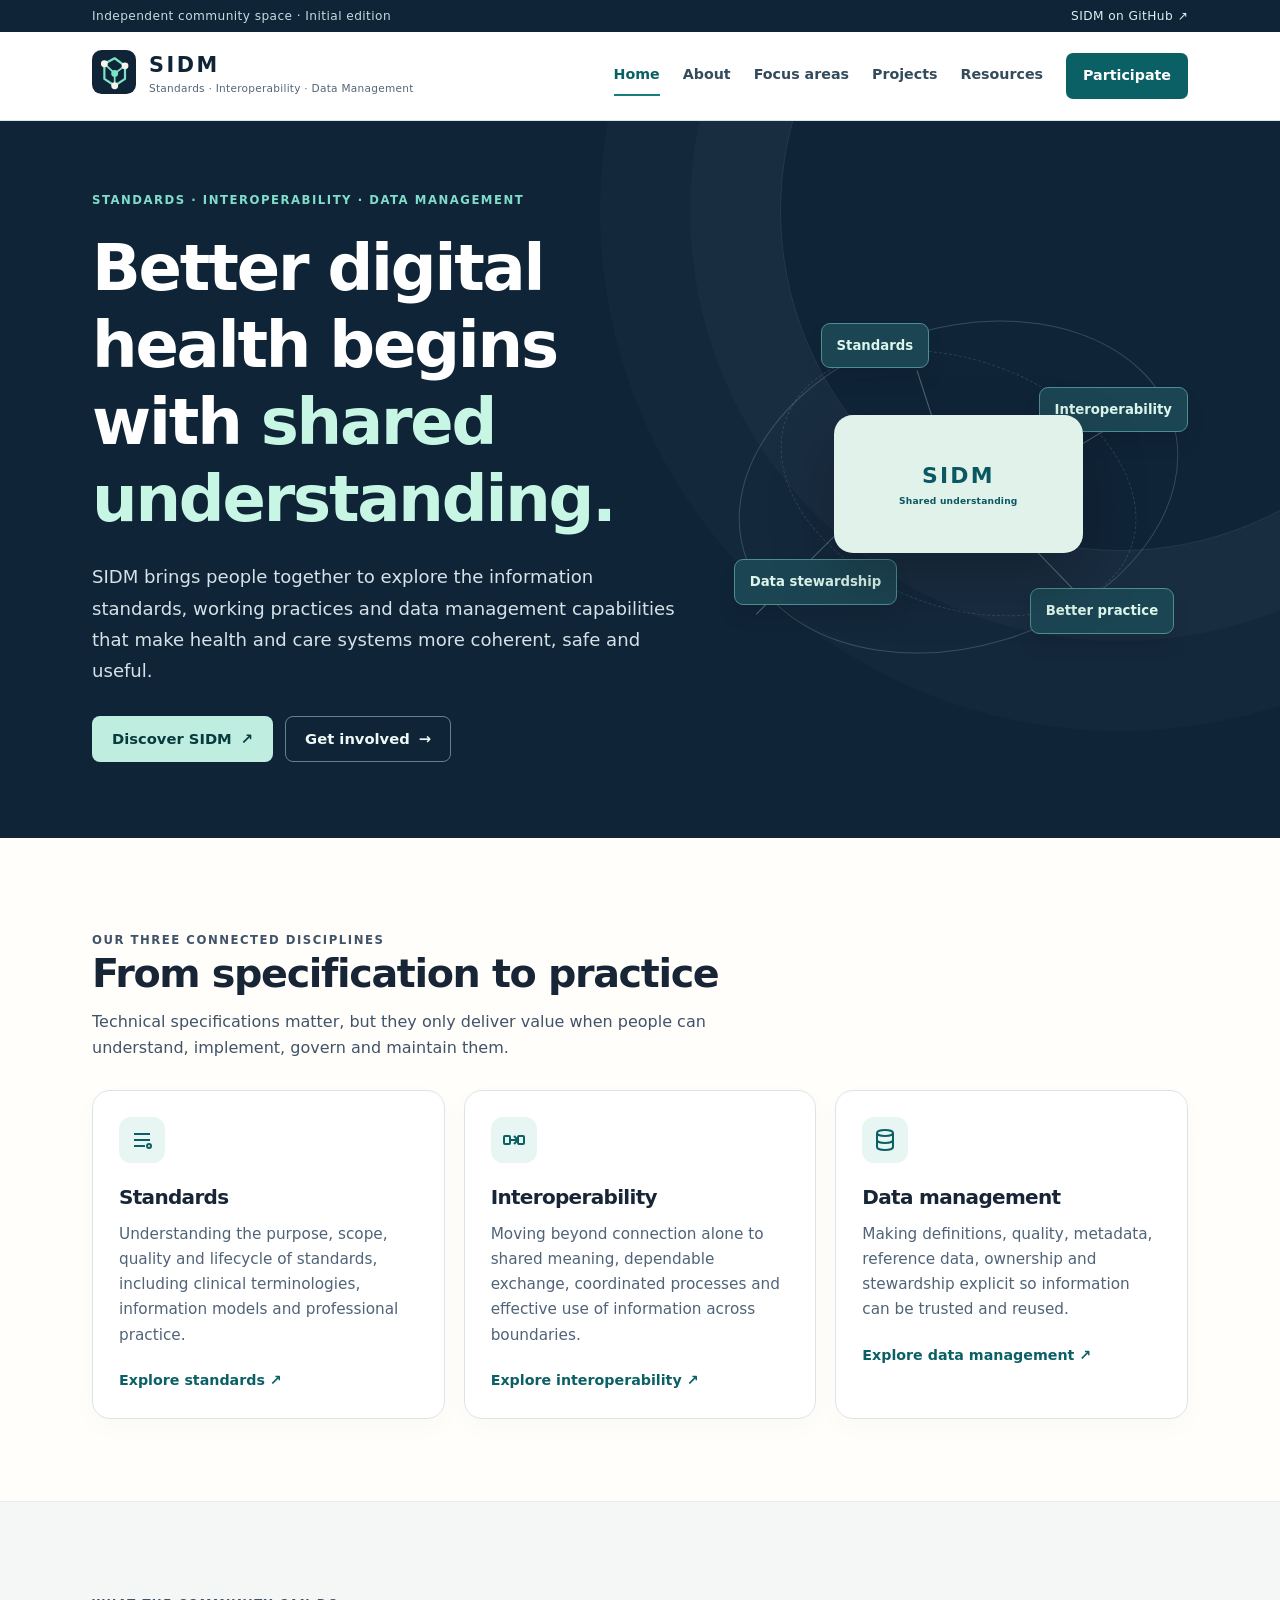
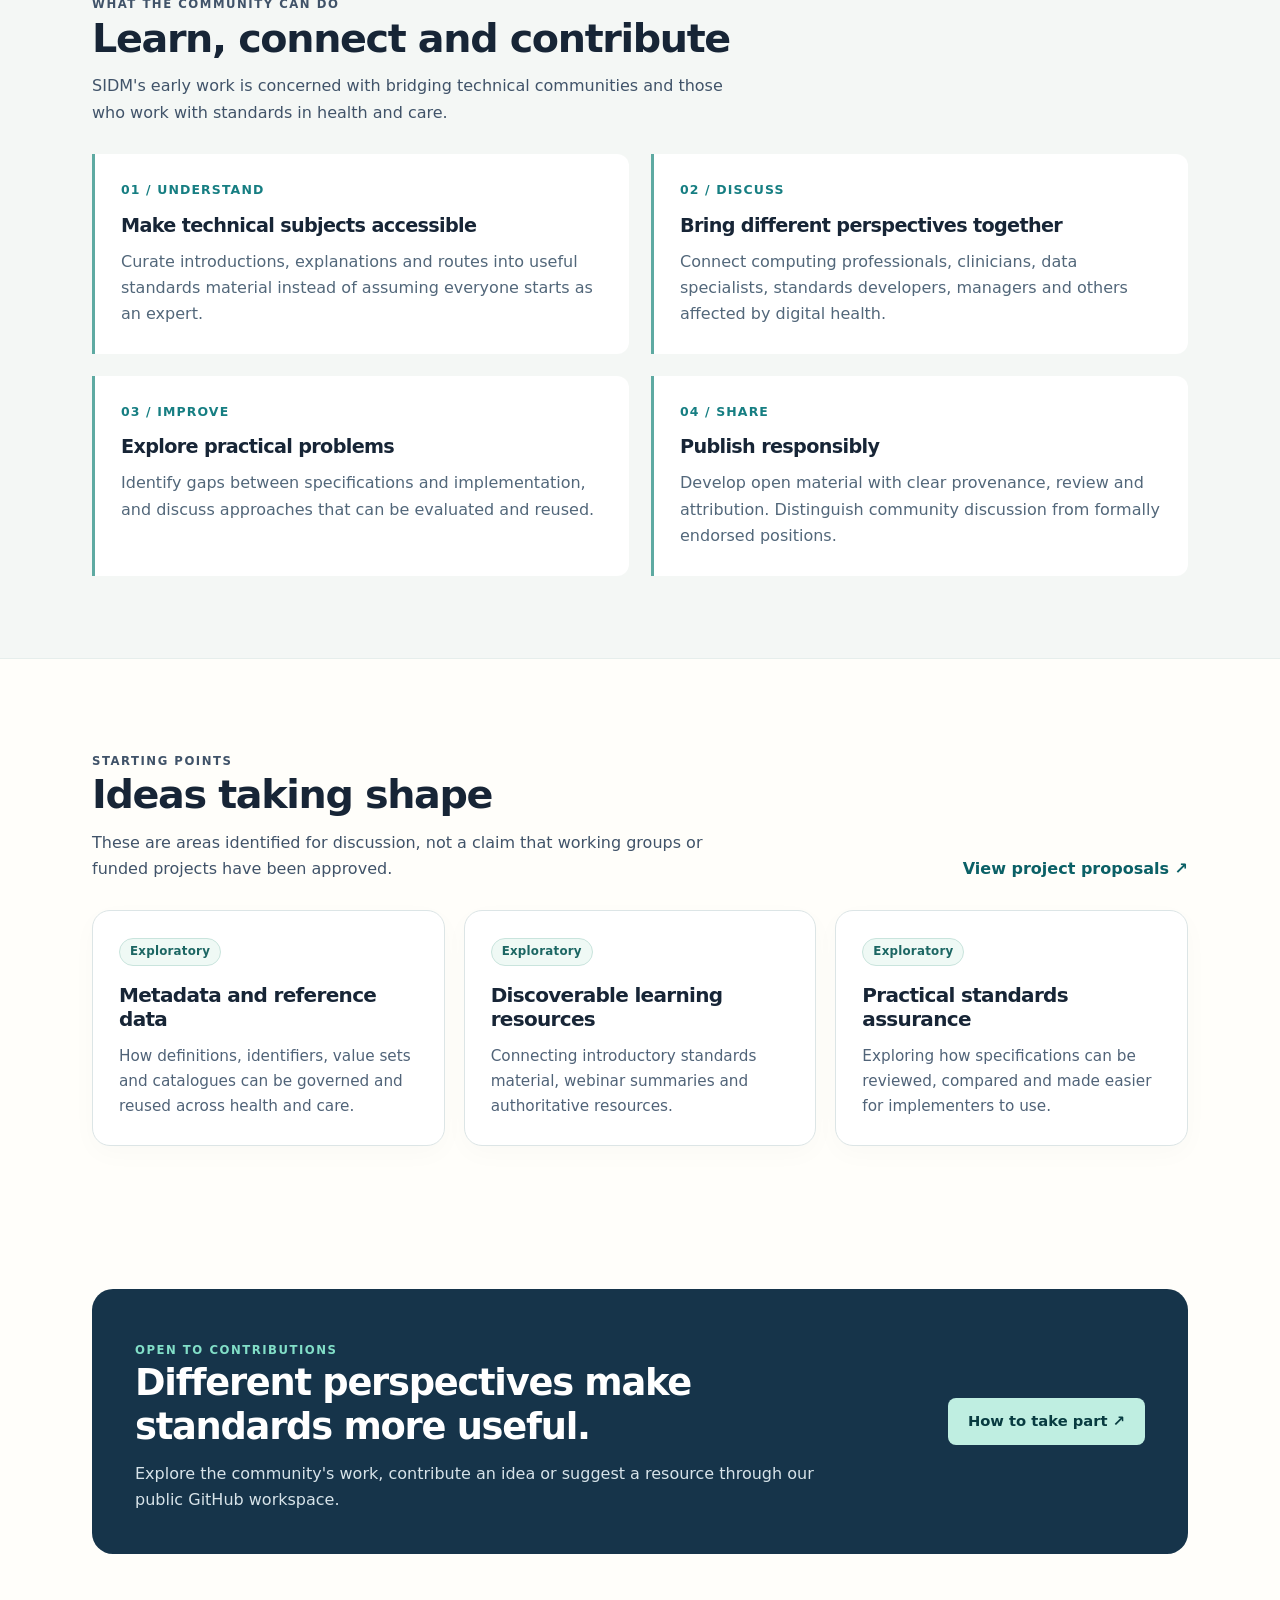
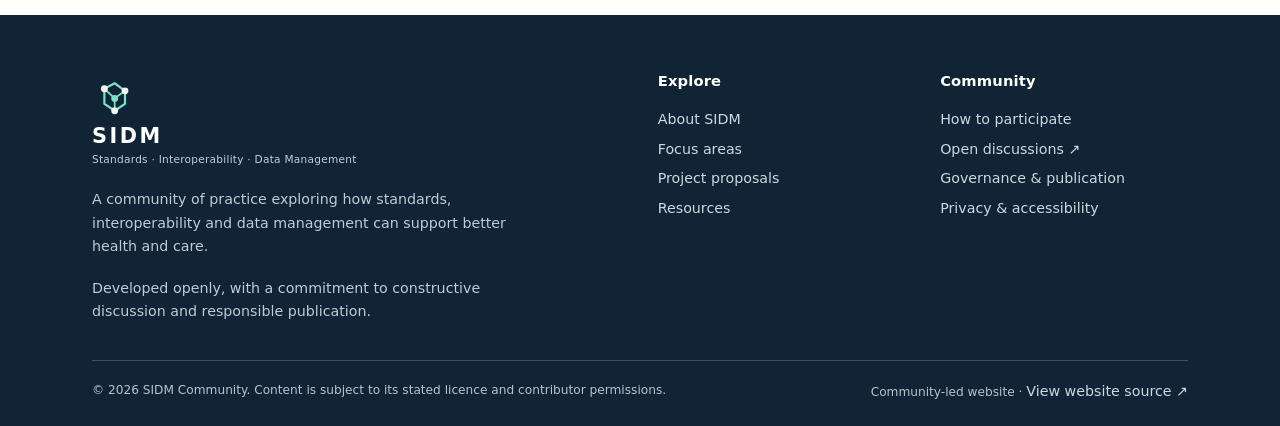
<file: index.html>
<!doctype html>
<html lang="en-GB">
<head>
  <meta charset="utf-8">
  <meta name="viewport" content="width=device-width, initial-scale=1">
  <meta name="theme-color" content="#102438">
  <meta name="description" content="SIDM is an independent community exploring standards, interoperability and data management for better digital health and care.">
  <meta name="referrer" content="strict-origin-when-cross-origin">
  <meta property="og:type" content="website">
  <meta property="og:title" content="SIDM Community">
  <meta property="og:description" content="SIDM is an independent community exploring standards, interoperability and data management for better digital health and care.">
  <meta property="og:url" content="https://sidm.org.uk/">
  <link rel="canonical" href="https://sidm.org.uk/">
  <link rel="icon" type="image/svg+xml" href="assets/img/favicon.svg">
  <link rel="stylesheet" href="assets/css/styles.css">
  <script src="assets/js/site.js" defer></script>
  <title>SIDM Community</title>
</head>
<body>
  <a class="skip-link" href="#main">Skip to main content</a>
  <header class="site-header">
    <div class="topline"><div class="container"><span>Independent community space · Initial edition</span><a class="top-github" href="https://github.com/SIDM-Community" target="_blank" rel="noopener noreferrer">SIDM on GitHub ↗</a></div></div>
    <div class="container header-inner">
      <a class="brand" href="index.html" aria-label="SIDM Community homepage"><span class="brand-symbol"><svg viewBox="0 0 64 64" width="44" height="44" role="img" aria-label="SIDM symbol" xmlns="http://www.w3.org/2000/svg"><rect width="64" height="64" rx="14" fill="#102438"/><path d="M18 20 33 12l15 11v19L33 52 18 42Z" fill="none" stroke="#7be3c4" stroke-width="3.2" stroke-linejoin="round"/><path d="M18 20 33 34l15-11M33 34v18" stroke="#7be3c4" stroke-width="2.5" fill="none"/><circle cx="18" cy="20" r="5" fill="#f7f4ed"/><circle cx="48" cy="23" r="5" fill="#f7f4ed"/><circle cx="33" cy="52" r="5" fill="#f7f4ed"/><circle cx="33" cy="34" r="5" fill="#7be3c4"/></svg></span><span><span class="brand-name">SIDM</span><span class="brand-small">Standards · Interoperability · Data Management</span></span></a>
      <button class="menu-toggle" type="button" aria-expanded="false" aria-controls="primary-navigation" data-menu-button>Menu ☰</button>
      <nav class="main-nav" id="primary-navigation" aria-label="Primary navigation" data-menu><a href="index.html" aria-current="page">Home</a><a href="about.html">About</a><a href="focus.html">Focus areas</a><a href="projects.html">Projects</a><a href="resources.html">Resources</a><a href="participate.html" class="nav-cta">Participate</a></nav>
    </div>
  </header>
  <main id="main">
<section class="hero"><div class="container hero-inner"><div>
  <p class="eyebrow">Standards · Interoperability · Data Management</p>
  <h1>Better digital health begins with <strong>shared understanding.</strong></h1>
  <p class="lead">SIDM brings people together to explore the information standards, working practices and data management capabilities that make health and care systems more coherent, safe and useful.</p>
  <div class="hero-actions"><a class="btn btn-primary" href="about.html">Discover SIDM <span aria-hidden="true">↗</span></a><a class="btn btn-outline" href="participate.html">Get involved <span aria-hidden="true">→</span></a></div>
</div><div class="hero-art" role="img" aria-label="Illustration connecting standards, interoperability, data management and practical outcomes"><div class="orbit"></div><div class="orbit"></div><div class="art-line a"></div><div class="art-line b"></div><div class="art-line c"></div><div class="art-line d"></div><div class="art-node one">Standards</div><div class="art-node two">Interoperability</div><div class="art-node three">Data stewardship</div><div class="art-node four">Better practice</div><div class="center-node">SIDM<small>Shared understanding</small></div></div></div></section>
<section class="section"><div class="container">
  <div class="section-top"><div><p class="eyebrow">Our three connected disciplines</p><h2>From specification to practice</h2><p>Technical specifications matter, but they only deliver value when people can understand, implement, govern and maintain them.</p></div></div>
  <div class="grid-3">
    <article class="panel"><div class="icon-tile" aria-hidden="true"><svg viewBox="0 0 24 24" fill="none" stroke="currentColor" stroke-width="2"><path d="M4 6h16M4 12h16M4 18h11"/><circle cx="19" cy="18" r="2"/></svg></div><h3>Standards</h3><p>Understanding the purpose, scope, quality and lifecycle of standards, including clinical terminologies, information models and professional practice.</p><div class="panel-footer"><a class="text-link" href="focus.html#standards">Explore standards</a></div></article>
    <article class="panel"><div class="icon-tile" aria-hidden="true"><svg viewBox="0 0 24 24" fill="none" stroke="currentColor" stroke-width="2"><rect x="2" y="8" width="6" height="8" rx="1"/><rect x="16" y="8" width="6" height="8" rx="1"/><path d="M8 12h8M12 8l4 4-4 4"/></svg></div><h3>Interoperability</h3><p>Moving beyond connection alone to shared meaning, dependable exchange, coordinated processes and effective use of information across boundaries.</p><div class="panel-footer"><a class="text-link" href="focus.html#interoperability">Explore interoperability</a></div></article>
    <article class="panel"><div class="icon-tile" aria-hidden="true"><svg viewBox="0 0 24 24" fill="none" stroke="currentColor" stroke-width="2"><ellipse cx="12" cy="5" rx="8" ry="3"/><path d="M4 5v7c0 1.7 3.6 3 8 3s8-1.3 8-3V5M4 12v7c0 1.7 3.6 3 8 3s8-1.3 8-3v-7"/></svg></div><h3>Data management</h3><p>Making definitions, quality, metadata, reference data, ownership and stewardship explicit so information can be trusted and reused.</p><div class="panel-footer"><a class="text-link" href="focus.html#data-management">Explore data management</a></div></article>
  </div>
</div></section>
<section class="section section-alt"><div class="container"><div class="section-top"><div><p class="eyebrow">What the community can do</p><h2>Learn, connect and contribute</h2><p>SIDM's early work is concerned with bridging technical communities and those who work with standards in health and care.</p></div></div>
  <div class="numbered"><article><span class="num">01 / UNDERSTAND</span><h3>Make technical subjects accessible</h3><p>Curate introductions, explanations and routes into useful standards material instead of assuming everyone starts as an expert.</p></article><article><span class="num">02 / DISCUSS</span><h3>Bring different perspectives together</h3><p>Connect computing professionals, clinicians, data specialists, standards developers, managers and others affected by digital health.</p></article><article><span class="num">03 / IMPROVE</span><h3>Explore practical problems</h3><p>Identify gaps between specifications and implementation, and discuss approaches that can be evaluated and reused.</p></article><article><span class="num">04 / SHARE</span><h3>Publish responsibly</h3><p>Develop open material with clear provenance, review and attribution. Distinguish community discussion from formally endorsed positions.</p></article></div>
</div></section>
<section class="section"><div class="container"><div class="section-top"><div><p class="eyebrow">Starting points</p><h2>Ideas taking shape</h2><p>These are areas identified for discussion, not a claim that working groups or funded projects have been approved.</p></div><a class="text-link minor-link" href="projects.html">View project proposals</a></div><div class="grid-3">
  <article class="panel"><span class="mini-label">Exploratory</span><h3 style="margin-top:17px">Metadata and reference data</h3><p>How definitions, identifiers, value sets and catalogues can be governed and reused across health and care.</p></article>
  <article class="panel"><span class="mini-label">Exploratory</span><h3 style="margin-top:17px">Discoverable learning resources</h3><p>Connecting introductory standards material, webinar summaries and authoritative resources.</p></article>
  <article class="panel"><span class="mini-label">Exploratory</span><h3 style="margin-top:17px">Practical standards assurance</h3><p>Exploring how specifications can be reviewed, compared and made easier for implementers to use.</p></article>
</div></div></section>
<section class="section-tight"><div class="container"><div class="callout"><div><p class="eyebrow" style="color:#82dfc8">Open to contributions</p><h2>Different perspectives make standards more useful.</h2><p>Explore the community's work, contribute an idea or suggest a resource through our public GitHub workspace.</p></div><a class="btn btn-primary" href="participate.html">How to take part ↗</a></div></div></section>
</main>
  <footer class="site-footer">
    <div class="container">
      <div class="footer-grid">
        <div><a href="index.html" class="brand" aria-label="SIDM Community homepage"><span class="brand-symbol"><svg viewBox="0 0 64 64" width="44" height="44" role="img" aria-label="SIDM symbol" xmlns="http://www.w3.org/2000/svg"><rect width="64" height="64" rx="14" fill="#102438"/><path d="M18 20 33 12l15 11v19L33 52 18 42Z" fill="none" stroke="#7be3c4" stroke-width="3.2" stroke-linejoin="round"/><path d="M18 20 33 34l15-11M33 34v18" stroke="#7be3c4" stroke-width="2.5" fill="none"/><circle cx="18" cy="20" r="5" fill="#f7f4ed"/><circle cx="48" cy="23" r="5" fill="#f7f4ed"/><circle cx="33" cy="52" r="5" fill="#f7f4ed"/><circle cx="33" cy="34" r="5" fill="#7be3c4"/></svg></span><span><span class="brand-name">SIDM</span><span class="brand-small">Standards · Interoperability · Data Management</span></span></a><p>A community of practice exploring how standards, interoperability and data management can support better health and care.</p><p>Developed openly, with a commitment to constructive discussion and responsible publication.</p></div>
        <div><h3>Explore</h3><a href="about.html">About SIDM</a><a href="focus.html">Focus areas</a><a href="projects.html">Project proposals</a><a href="resources.html">Resources</a></div>
        <div><h3>Community</h3><a href="participate.html">How to participate</a><a href="https://github.com/SIDM-Community/sidm-community/issues" target="_blank" rel="noopener noreferrer">Open discussions ↗</a><a href="governance.html">Governance &amp; publication</a><a href="privacy.html">Privacy &amp; accessibility</a></div>
      </div>
      <div class="footer-bottom"><span>© 2026 SIDM Community. Content is subject to its stated licence and contributor permissions.</span><span>Community-led website · <a href="https://github.com/SIDM-Community/sidm.github.io" target="_blank" rel="noopener noreferrer">View website source ↗</a></span></div>
    </div>
  </footer>
</body>
</html>
</file>
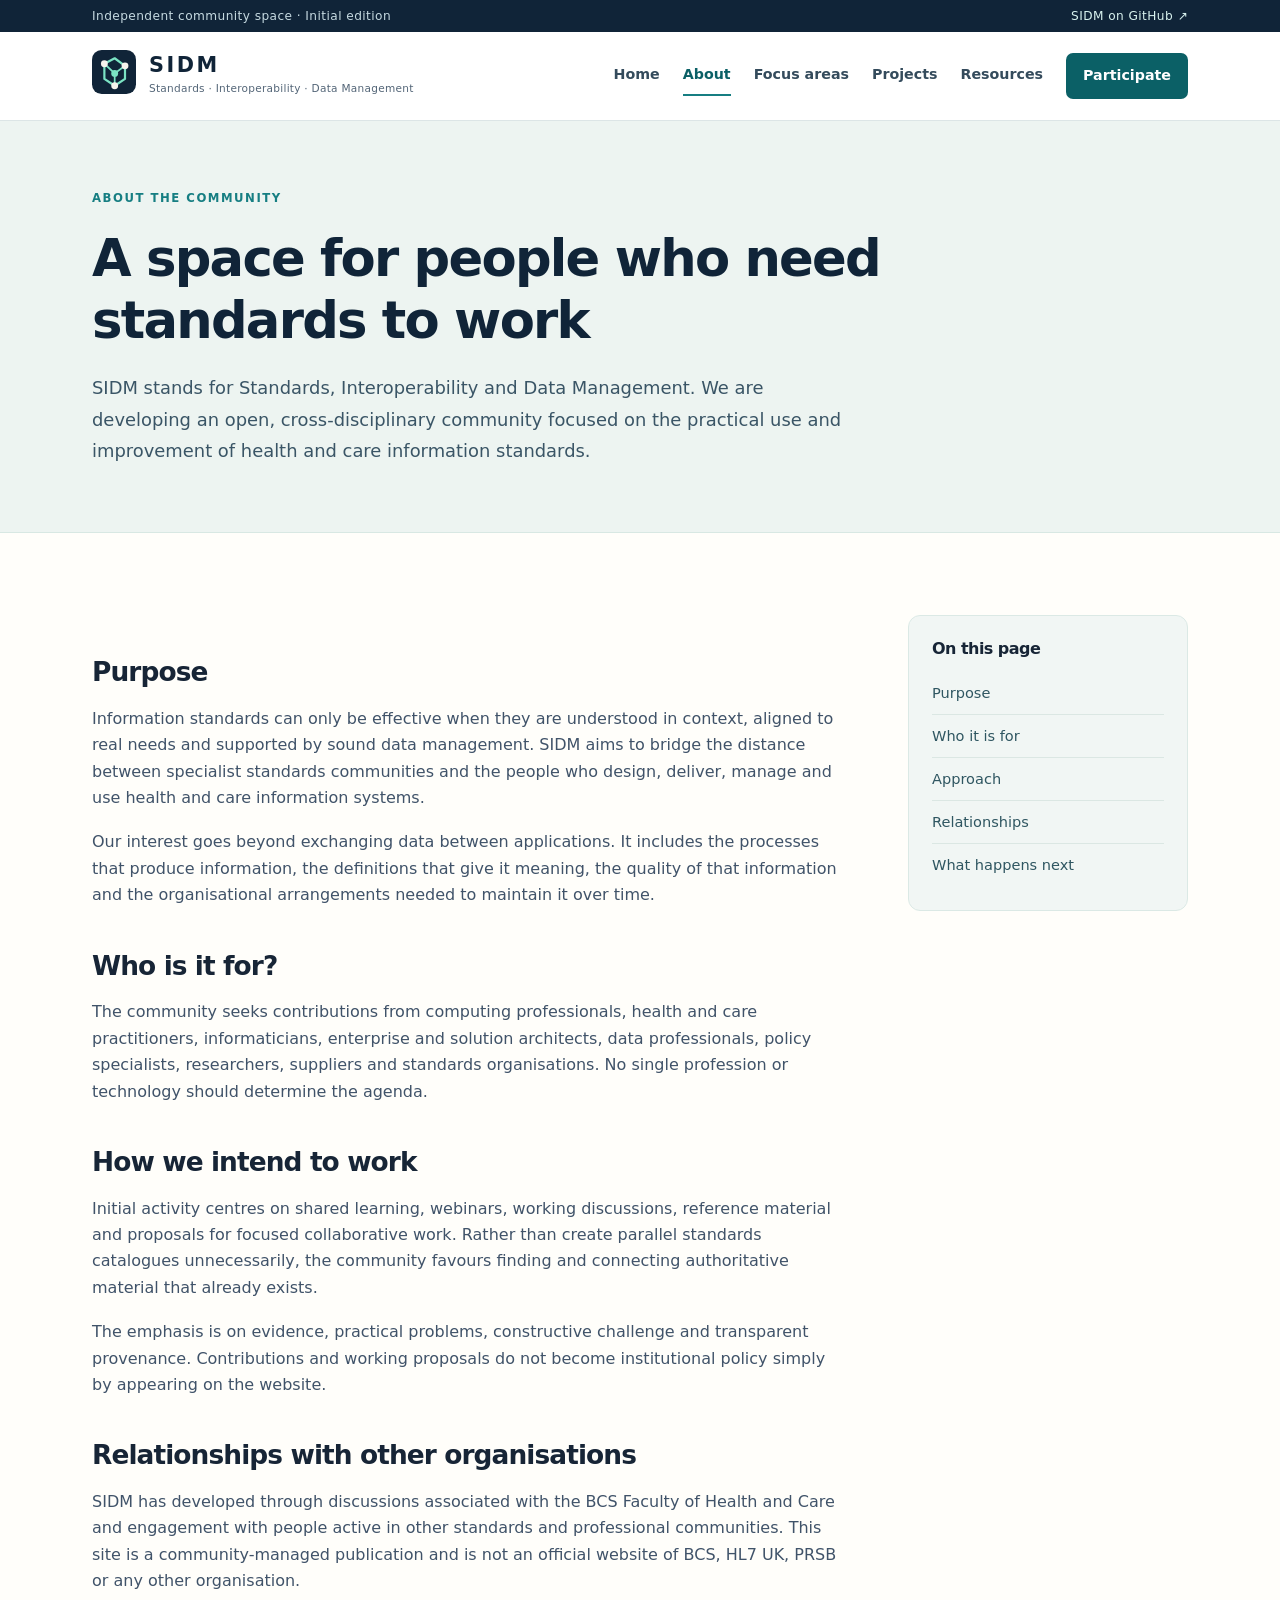
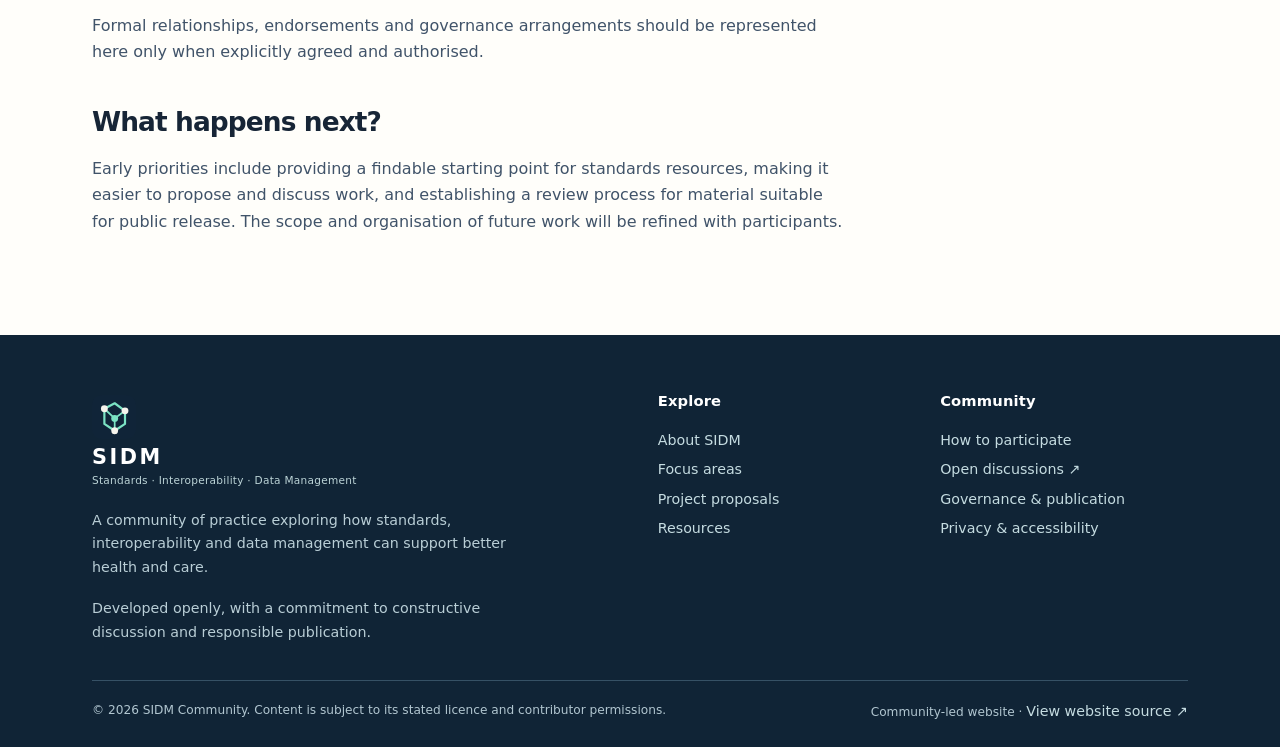
<file: about.html>
<!doctype html>
<html lang="en-GB">
<head>
  <meta charset="utf-8">
  <meta name="viewport" content="width=device-width, initial-scale=1">
  <meta name="theme-color" content="#102438">
  <meta name="description" content="Purpose, scope, participation and relationships of the SIDM community.">
  <meta name="referrer" content="strict-origin-when-cross-origin">
  <meta property="og:type" content="website">
  <meta property="og:title" content="About SIDM | SIDM Community">
  <meta property="og:description" content="Purpose, scope, participation and relationships of the SIDM community.">
  <meta property="og:url" content="https://sidm.org.uk/about.html">
  <link rel="canonical" href="https://sidm.org.uk/about.html">
  <link rel="icon" type="image/svg+xml" href="assets/img/favicon.svg">
  <link rel="stylesheet" href="assets/css/styles.css">
  <script src="assets/js/site.js" defer></script>
  <title>About SIDM | SIDM Community</title>
</head>
<body>
  <a class="skip-link" href="#main">Skip to main content</a>
  <header class="site-header">
    <div class="topline"><div class="container"><span>Independent community space · Initial edition</span><a class="top-github" href="https://github.com/SIDM-Community" target="_blank" rel="noopener noreferrer">SIDM on GitHub ↗</a></div></div>
    <div class="container header-inner">
      <a class="brand" href="index.html" aria-label="SIDM Community homepage"><span class="brand-symbol"><svg viewBox="0 0 64 64" width="44" height="44" role="img" aria-label="SIDM symbol" xmlns="http://www.w3.org/2000/svg"><rect width="64" height="64" rx="14" fill="#102438"/><path d="M18 20 33 12l15 11v19L33 52 18 42Z" fill="none" stroke="#7be3c4" stroke-width="3.2" stroke-linejoin="round"/><path d="M18 20 33 34l15-11M33 34v18" stroke="#7be3c4" stroke-width="2.5" fill="none"/><circle cx="18" cy="20" r="5" fill="#f7f4ed"/><circle cx="48" cy="23" r="5" fill="#f7f4ed"/><circle cx="33" cy="52" r="5" fill="#f7f4ed"/><circle cx="33" cy="34" r="5" fill="#7be3c4"/></svg></span><span><span class="brand-name">SIDM</span><span class="brand-small">Standards · Interoperability · Data Management</span></span></a>
      <button class="menu-toggle" type="button" aria-expanded="false" aria-controls="primary-navigation" data-menu-button>Menu ☰</button>
      <nav class="main-nav" id="primary-navigation" aria-label="Primary navigation" data-menu><a href="index.html">Home</a><a href="about.html" aria-current="page">About</a><a href="focus.html">Focus areas</a><a href="projects.html">Projects</a><a href="resources.html">Resources</a><a href="participate.html" class="nav-cta">Participate</a></nav>
    </div>
  </header>
  <main id="main"><section class="page-hero"><div class="container"><p class="eyebrow">About the community</p><h1>A space for people who need standards to work</h1><p>SIDM stands for Standards, Interoperability and Data Management. We are developing an open, cross-disciplinary community focused on the practical use and improvement of health and care information standards.</p></div></section>
<section class="section"><div class="container grid-sidebar"><div class="prose">
  <h2 id="purpose">Purpose</h2><p>Information standards can only be effective when they are understood in context, aligned to real needs and supported by sound data management. SIDM aims to bridge the distance between specialist standards communities and the people who design, deliver, manage and use health and care information systems.</p>
  <p>Our interest goes beyond exchanging data between applications. It includes the processes that produce information, the definitions that give it meaning, the quality of that information and the organisational arrangements needed to maintain it over time.</p>
  <h2 id="who">Who is it for?</h2><p>The community seeks contributions from computing professionals, health and care practitioners, informaticians, enterprise and solution architects, data professionals, policy specialists, researchers, suppliers and standards organisations. No single profession or technology should determine the agenda.</p>
  <h2 id="approach">How we intend to work</h2><p>Initial activity centres on shared learning, webinars, working discussions, reference material and proposals for focused collaborative work. Rather than create parallel standards catalogues unnecessarily, the community favours finding and connecting authoritative material that already exists.</p>
  <p>The emphasis is on evidence, practical problems, constructive challenge and transparent provenance. Contributions and working proposals do not become institutional policy simply by appearing on the website.</p>
  <h2 id="relationships">Relationships with other organisations</h2><p>SIDM has developed through discussions associated with the BCS Faculty of Health and Care and engagement with people active in other standards and professional communities. This site is a community-managed publication and is not an official website of BCS, HL7 UK, PRSB or any other organisation.</p><p>Formal relationships, endorsements and governance arrangements should be represented here only when explicitly agreed and authorised.</p>
  <h2 id="next">What happens next?</h2><p>Early priorities include providing a findable starting point for standards resources, making it easier to propose and discuss work, and establishing a review process for material suitable for public release. The scope and organisation of future work will be refined with participants.</p>
</div><aside class="sidebar" aria-label="On this page"><h3>On this page</h3><a href="#purpose">Purpose</a><a href="#who">Who it is for</a><a href="#approach">Approach</a><a href="#relationships">Relationships</a><a href="#next">What happens next</a></aside></div></section></main>
  <footer class="site-footer">
    <div class="container">
      <div class="footer-grid">
        <div><a href="index.html" class="brand" aria-label="SIDM Community homepage"><span class="brand-symbol"><svg viewBox="0 0 64 64" width="44" height="44" role="img" aria-label="SIDM symbol" xmlns="http://www.w3.org/2000/svg"><rect width="64" height="64" rx="14" fill="#102438"/><path d="M18 20 33 12l15 11v19L33 52 18 42Z" fill="none" stroke="#7be3c4" stroke-width="3.2" stroke-linejoin="round"/><path d="M18 20 33 34l15-11M33 34v18" stroke="#7be3c4" stroke-width="2.5" fill="none"/><circle cx="18" cy="20" r="5" fill="#f7f4ed"/><circle cx="48" cy="23" r="5" fill="#f7f4ed"/><circle cx="33" cy="52" r="5" fill="#f7f4ed"/><circle cx="33" cy="34" r="5" fill="#7be3c4"/></svg></span><span><span class="brand-name">SIDM</span><span class="brand-small">Standards · Interoperability · Data Management</span></span></a><p>A community of practice exploring how standards, interoperability and data management can support better health and care.</p><p>Developed openly, with a commitment to constructive discussion and responsible publication.</p></div>
        <div><h3>Explore</h3><a href="about.html">About SIDM</a><a href="focus.html">Focus areas</a><a href="projects.html">Project proposals</a><a href="resources.html">Resources</a></div>
        <div><h3>Community</h3><a href="participate.html">How to participate</a><a href="https://github.com/SIDM-Community/sidm-community/issues" target="_blank" rel="noopener noreferrer">Open discussions ↗</a><a href="governance.html">Governance &amp; publication</a><a href="privacy.html">Privacy &amp; accessibility</a></div>
      </div>
      <div class="footer-bottom"><span>© 2026 SIDM Community. Content is subject to its stated licence and contributor permissions.</span><span>Community-led website · <a href="https://github.com/SIDM-Community/sidm.github.io" target="_blank" rel="noopener noreferrer">View website source ↗</a></span></div>
    </div>
  </footer>
</body>
</html>
</file>
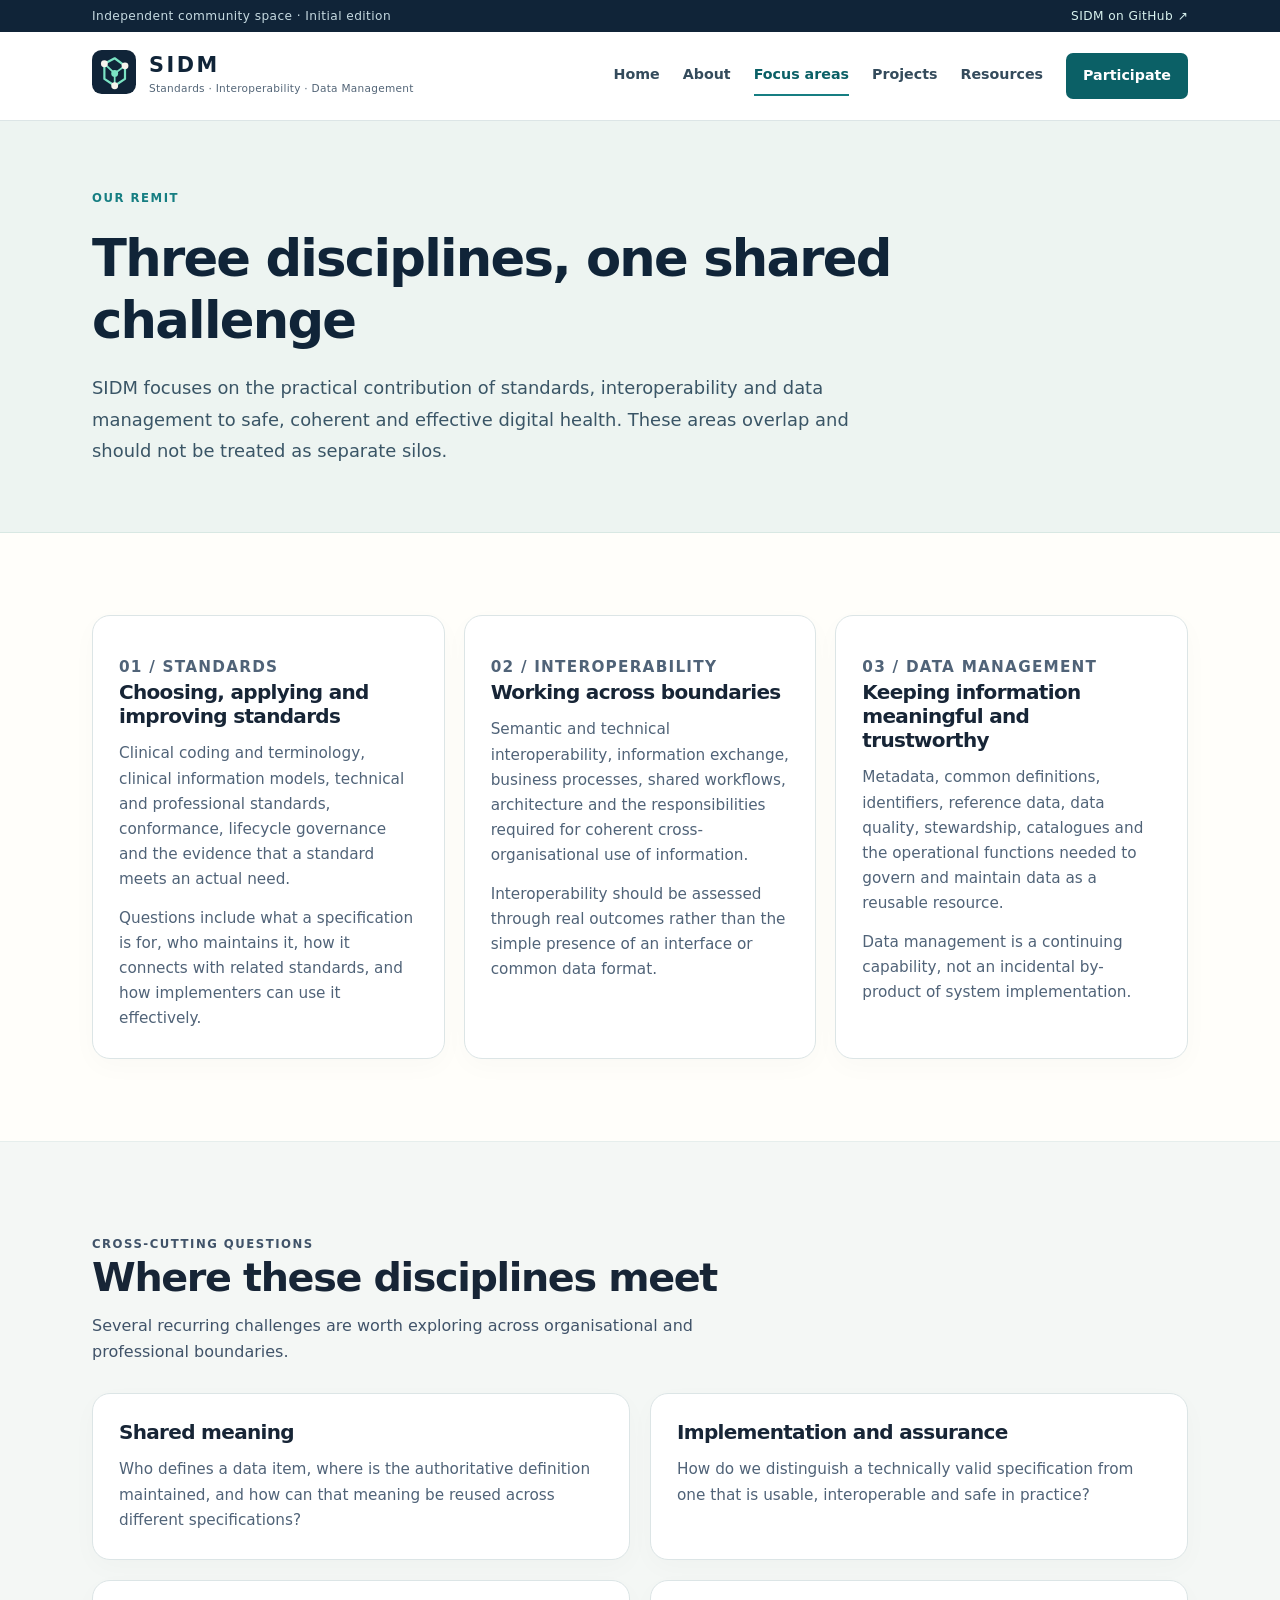
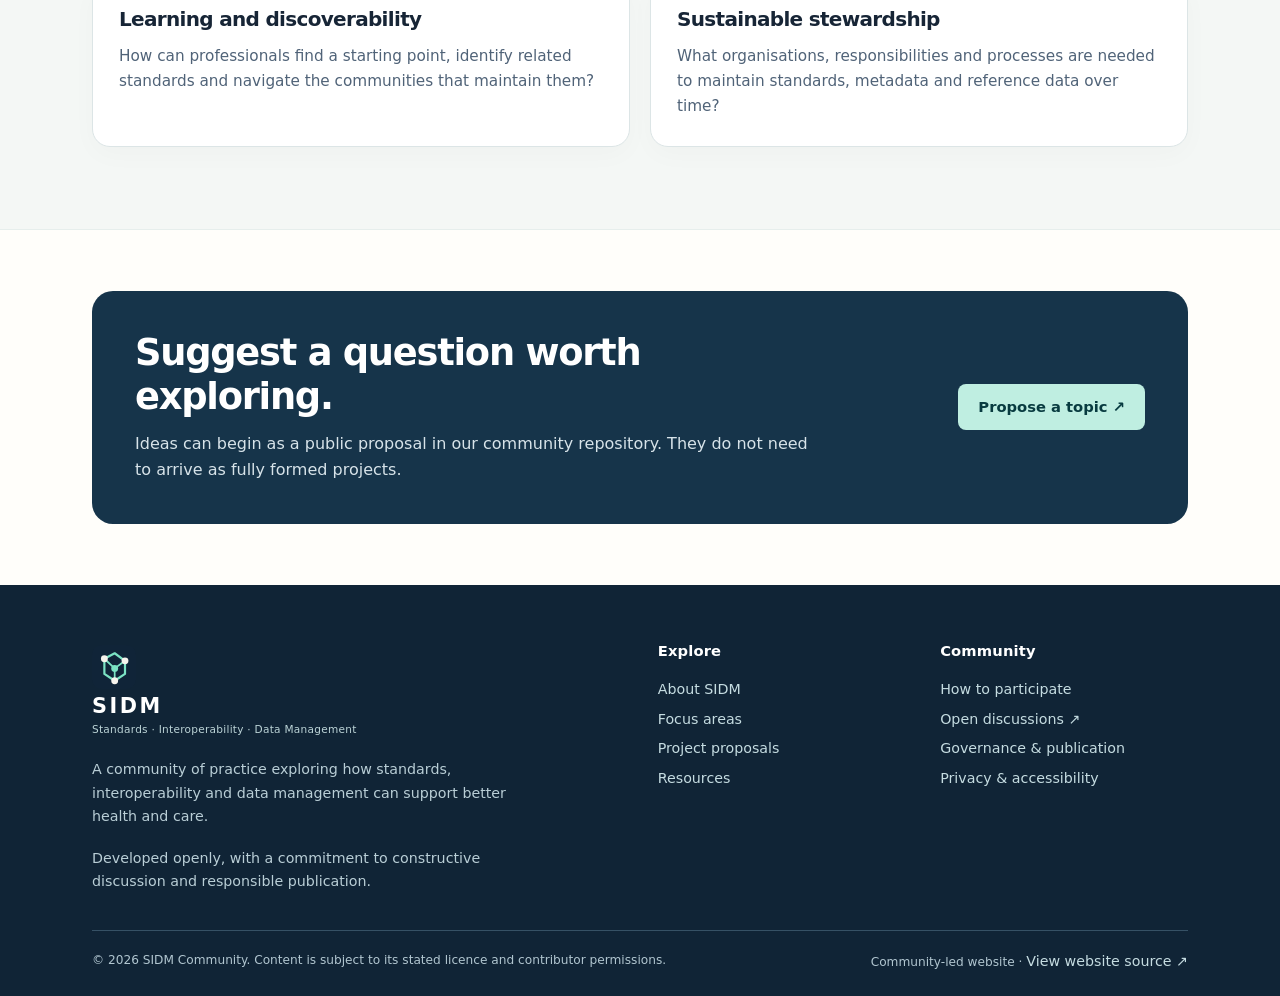
<file: focus.html>
<!doctype html>
<html lang="en-GB">
<head>
  <meta charset="utf-8">
  <meta name="viewport" content="width=device-width, initial-scale=1">
  <meta name="theme-color" content="#102438">
  <meta name="description" content="Explore SIDM focus areas: standards, interoperability and data management for health and care.">
  <meta name="referrer" content="strict-origin-when-cross-origin">
  <meta property="og:type" content="website">
  <meta property="og:title" content="Focus areas | SIDM Community">
  <meta property="og:description" content="Explore SIDM focus areas: standards, interoperability and data management for health and care.">
  <meta property="og:url" content="https://sidm.org.uk/focus.html">
  <link rel="canonical" href="https://sidm.org.uk/focus.html">
  <link rel="icon" type="image/svg+xml" href="assets/img/favicon.svg">
  <link rel="stylesheet" href="assets/css/styles.css">
  <script src="assets/js/site.js" defer></script>
  <title>Focus areas | SIDM Community</title>
</head>
<body>
  <a class="skip-link" href="#main">Skip to main content</a>
  <header class="site-header">
    <div class="topline"><div class="container"><span>Independent community space · Initial edition</span><a class="top-github" href="https://github.com/SIDM-Community" target="_blank" rel="noopener noreferrer">SIDM on GitHub ↗</a></div></div>
    <div class="container header-inner">
      <a class="brand" href="index.html" aria-label="SIDM Community homepage"><span class="brand-symbol"><svg viewBox="0 0 64 64" width="44" height="44" role="img" aria-label="SIDM symbol" xmlns="http://www.w3.org/2000/svg"><rect width="64" height="64" rx="14" fill="#102438"/><path d="M18 20 33 12l15 11v19L33 52 18 42Z" fill="none" stroke="#7be3c4" stroke-width="3.2" stroke-linejoin="round"/><path d="M18 20 33 34l15-11M33 34v18" stroke="#7be3c4" stroke-width="2.5" fill="none"/><circle cx="18" cy="20" r="5" fill="#f7f4ed"/><circle cx="48" cy="23" r="5" fill="#f7f4ed"/><circle cx="33" cy="52" r="5" fill="#f7f4ed"/><circle cx="33" cy="34" r="5" fill="#7be3c4"/></svg></span><span><span class="brand-name">SIDM</span><span class="brand-small">Standards · Interoperability · Data Management</span></span></a>
      <button class="menu-toggle" type="button" aria-expanded="false" aria-controls="primary-navigation" data-menu-button>Menu ☰</button>
      <nav class="main-nav" id="primary-navigation" aria-label="Primary navigation" data-menu><a href="index.html">Home</a><a href="about.html">About</a><a href="focus.html" aria-current="page">Focus areas</a><a href="projects.html">Projects</a><a href="resources.html">Resources</a><a href="participate.html" class="nav-cta">Participate</a></nav>
    </div>
  </header>
  <main id="main"><section class="page-hero"><div class="container"><p class="eyebrow">Our remit</p><h1>Three disciplines, one shared challenge</h1><p>SIDM focuses on the practical contribution of standards, interoperability and data management to safe, coherent and effective digital health. These areas overlap and should not be treated as separate silos.</p></div></section>
<section class="section"><div class="container"><div class="grid-3">
<article class="panel" id="standards"><p class="kicker">01 / Standards</p><h3>Choosing, applying and improving standards</h3><p>Clinical coding and terminology, clinical information models, technical and professional standards, conformance, lifecycle governance and the evidence that a standard meets an actual need.</p><p>Questions include what a specification is for, who maintains it, how it connects with related standards, and how implementers can use it effectively.</p></article>
<article class="panel" id="interoperability"><p class="kicker">02 / Interoperability</p><h3>Working across boundaries</h3><p>Semantic and technical interoperability, information exchange, business processes, shared workflows, architecture and the responsibilities required for coherent cross-organisational use of information.</p><p>Interoperability should be assessed through real outcomes rather than the simple presence of an interface or common data format.</p></article>
<article class="panel" id="data-management"><p class="kicker">03 / Data management</p><h3>Keeping information meaningful and trustworthy</h3><p>Metadata, common definitions, identifiers, reference data, data quality, stewardship, catalogues and the operational functions needed to govern and maintain data as a reusable resource.</p><p>Data management is a continuing capability, not an incidental by-product of system implementation.</p></article>
</div></div></section>
<section class="section section-alt"><div class="container"><div class="section-top"><div><p class="eyebrow">Cross-cutting questions</p><h2>Where these disciplines meet</h2><p>Several recurring challenges are worth exploring across organisational and professional boundaries.</p></div></div><div class="grid-2">
<article class="panel"><h3>Shared meaning</h3><p>Who defines a data item, where is the authoritative definition maintained, and how can that meaning be reused across different specifications?</p></article>
<article class="panel"><h3>Implementation and assurance</h3><p>How do we distinguish a technically valid specification from one that is usable, interoperable and safe in practice?</p></article>
<article class="panel"><h3>Learning and discoverability</h3><p>How can professionals find a starting point, identify related standards and navigate the communities that maintain them?</p></article>
<article class="panel"><h3>Sustainable stewardship</h3><p>What organisations, responsibilities and processes are needed to maintain standards, metadata and reference data over time?</p></article>
</div></div></section>
<section class="section-tight"><div class="container"><div class="callout"><div><h2>Suggest a question worth exploring.</h2><p>Ideas can begin as a public proposal in our community repository. They do not need to arrive as fully formed projects.</p></div><a class="btn btn-primary" href="participate.html">Propose a topic ↗</a></div></div></section></main>
  <footer class="site-footer">
    <div class="container">
      <div class="footer-grid">
        <div><a href="index.html" class="brand" aria-label="SIDM Community homepage"><span class="brand-symbol"><svg viewBox="0 0 64 64" width="44" height="44" role="img" aria-label="SIDM symbol" xmlns="http://www.w3.org/2000/svg"><rect width="64" height="64" rx="14" fill="#102438"/><path d="M18 20 33 12l15 11v19L33 52 18 42Z" fill="none" stroke="#7be3c4" stroke-width="3.2" stroke-linejoin="round"/><path d="M18 20 33 34l15-11M33 34v18" stroke="#7be3c4" stroke-width="2.5" fill="none"/><circle cx="18" cy="20" r="5" fill="#f7f4ed"/><circle cx="48" cy="23" r="5" fill="#f7f4ed"/><circle cx="33" cy="52" r="5" fill="#f7f4ed"/><circle cx="33" cy="34" r="5" fill="#7be3c4"/></svg></span><span><span class="brand-name">SIDM</span><span class="brand-small">Standards · Interoperability · Data Management</span></span></a><p>A community of practice exploring how standards, interoperability and data management can support better health and care.</p><p>Developed openly, with a commitment to constructive discussion and responsible publication.</p></div>
        <div><h3>Explore</h3><a href="about.html">About SIDM</a><a href="focus.html">Focus areas</a><a href="projects.html">Project proposals</a><a href="resources.html">Resources</a></div>
        <div><h3>Community</h3><a href="participate.html">How to participate</a><a href="https://github.com/SIDM-Community/sidm-community/issues" target="_blank" rel="noopener noreferrer">Open discussions ↗</a><a href="governance.html">Governance &amp; publication</a><a href="privacy.html">Privacy &amp; accessibility</a></div>
      </div>
      <div class="footer-bottom"><span>© 2026 SIDM Community. Content is subject to its stated licence and contributor permissions.</span><span>Community-led website · <a href="https://github.com/SIDM-Community/sidm.github.io" target="_blank" rel="noopener noreferrer">View website source ↗</a></span></div>
    </div>
  </footer>
</body>
</html>
</file>
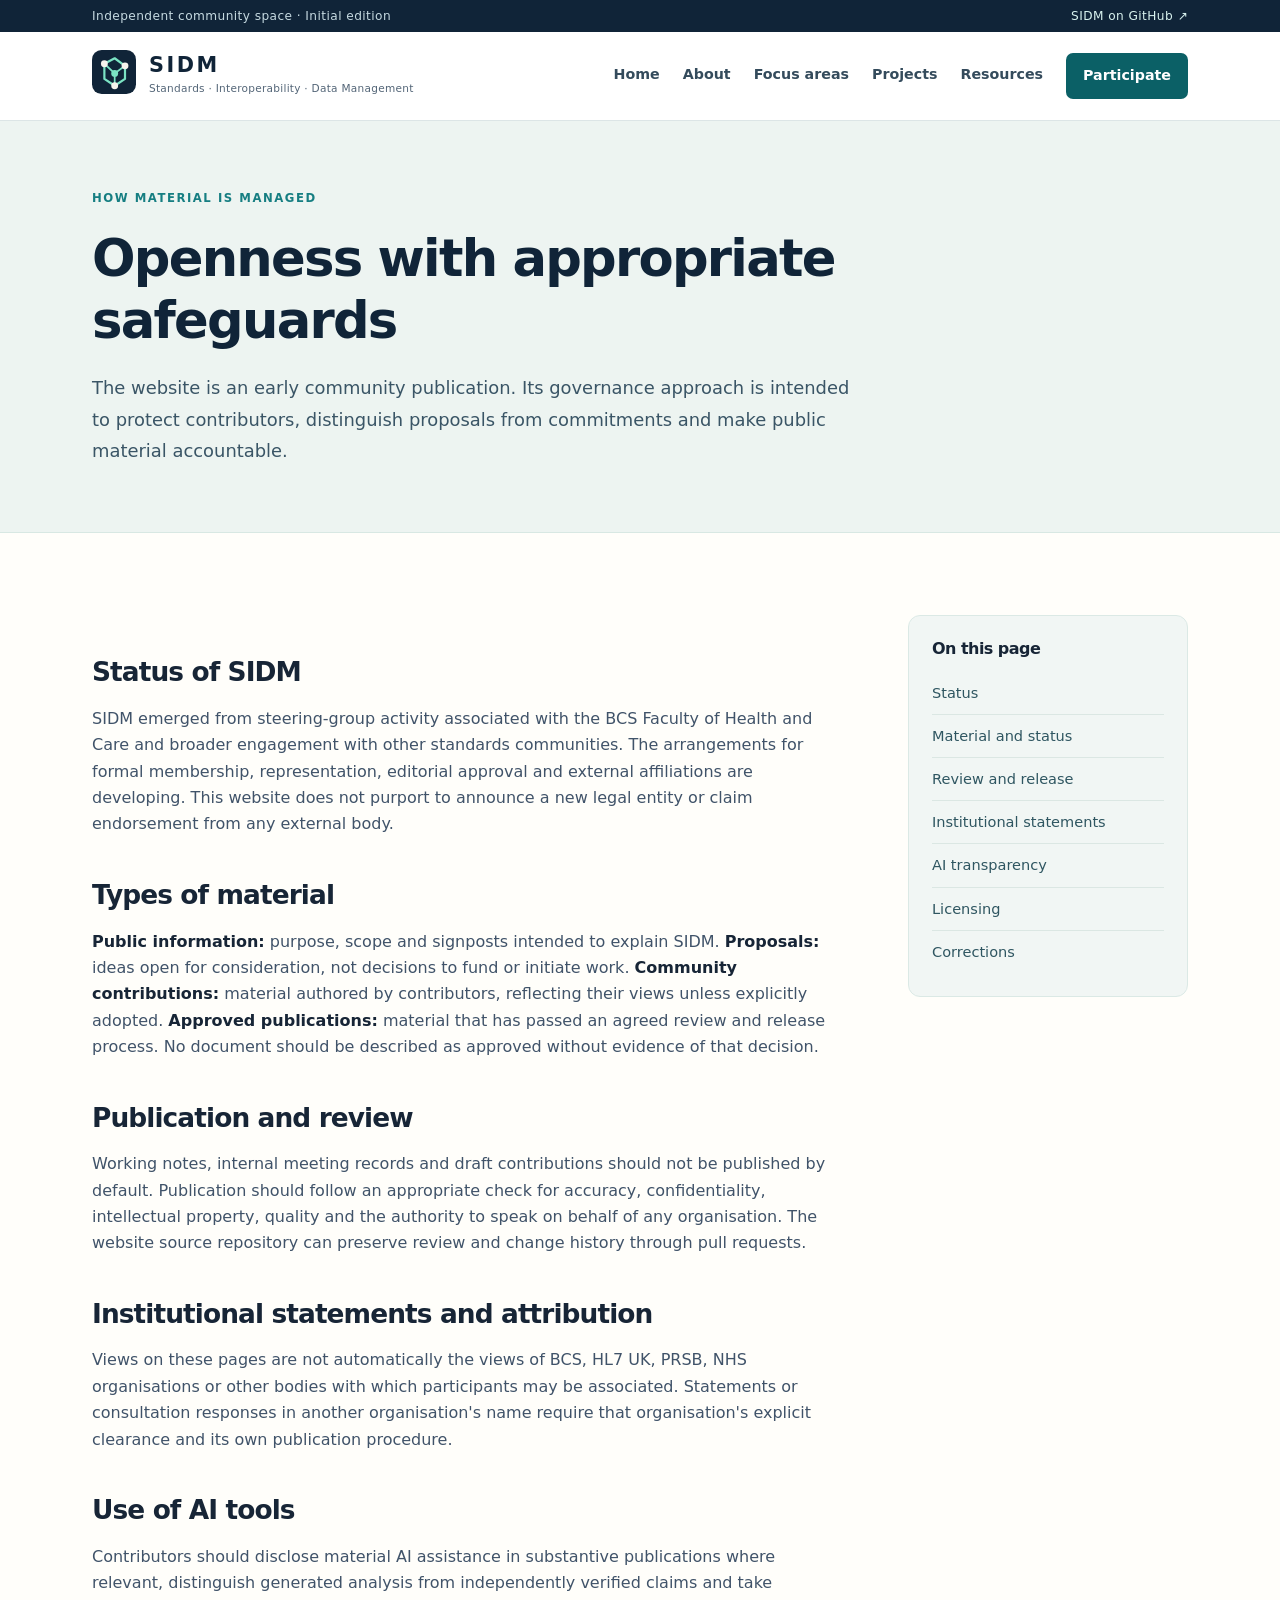
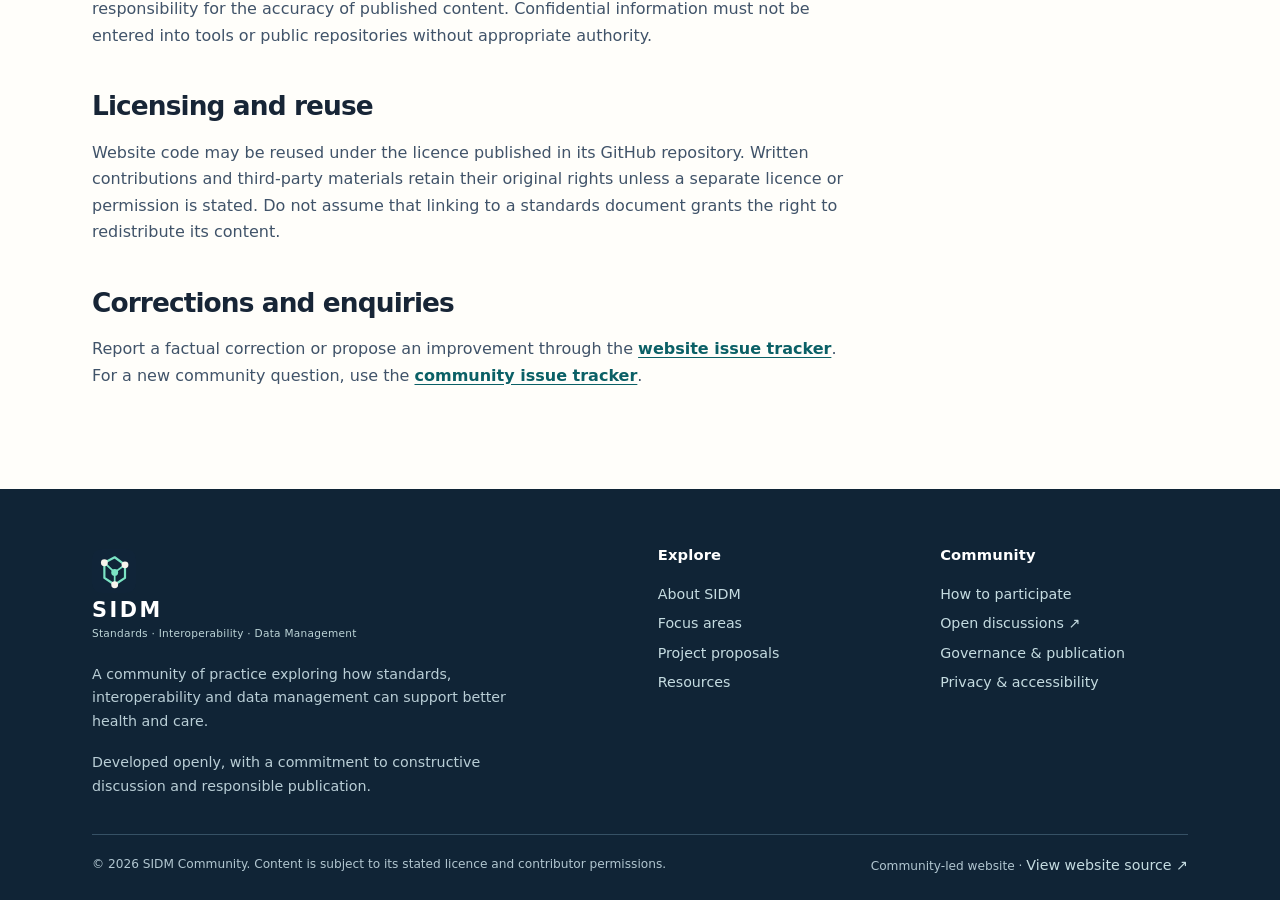
<file: governance.html>
<!doctype html>
<html lang="en-GB">
<head>
  <meta charset="utf-8">
  <meta name="viewport" content="width=device-width, initial-scale=1">
  <meta name="theme-color" content="#102438">
  <meta name="description" content="How SIDM distinguishes public information, proposals, contributions and institutional statements.">
  <meta name="referrer" content="strict-origin-when-cross-origin">
  <meta property="og:type" content="website">
  <meta property="og:title" content="Governance and publication | SIDM Community">
  <meta property="og:description" content="How SIDM distinguishes public information, proposals, contributions and institutional statements.">
  <meta property="og:url" content="https://sidm.org.uk/governance.html">
  <link rel="canonical" href="https://sidm.org.uk/governance.html">
  <link rel="icon" type="image/svg+xml" href="assets/img/favicon.svg">
  <link rel="stylesheet" href="assets/css/styles.css">
  <script src="assets/js/site.js" defer></script>
  <title>Governance and publication | SIDM Community</title>
</head>
<body>
  <a class="skip-link" href="#main">Skip to main content</a>
  <header class="site-header">
    <div class="topline"><div class="container"><span>Independent community space · Initial edition</span><a class="top-github" href="https://github.com/SIDM-Community" target="_blank" rel="noopener noreferrer">SIDM on GitHub ↗</a></div></div>
    <div class="container header-inner">
      <a class="brand" href="index.html" aria-label="SIDM Community homepage"><span class="brand-symbol"><svg viewBox="0 0 64 64" width="44" height="44" role="img" aria-label="SIDM symbol" xmlns="http://www.w3.org/2000/svg"><rect width="64" height="64" rx="14" fill="#102438"/><path d="M18 20 33 12l15 11v19L33 52 18 42Z" fill="none" stroke="#7be3c4" stroke-width="3.2" stroke-linejoin="round"/><path d="M18 20 33 34l15-11M33 34v18" stroke="#7be3c4" stroke-width="2.5" fill="none"/><circle cx="18" cy="20" r="5" fill="#f7f4ed"/><circle cx="48" cy="23" r="5" fill="#f7f4ed"/><circle cx="33" cy="52" r="5" fill="#f7f4ed"/><circle cx="33" cy="34" r="5" fill="#7be3c4"/></svg></span><span><span class="brand-name">SIDM</span><span class="brand-small">Standards · Interoperability · Data Management</span></span></a>
      <button class="menu-toggle" type="button" aria-expanded="false" aria-controls="primary-navigation" data-menu-button>Menu ☰</button>
      <nav class="main-nav" id="primary-navigation" aria-label="Primary navigation" data-menu><a href="index.html">Home</a><a href="about.html">About</a><a href="focus.html">Focus areas</a><a href="projects.html">Projects</a><a href="resources.html">Resources</a><a href="participate.html" class="nav-cta">Participate</a></nav>
    </div>
  </header>
  <main id="main"><section class="page-hero"><div class="container"><p class="eyebrow">How material is managed</p><h1>Openness with appropriate safeguards</h1><p>The website is an early community publication. Its governance approach is intended to protect contributors, distinguish proposals from commitments and make public material accountable.</p></div></section>
<section class="section"><div class="container grid-sidebar"><div class="prose"><h2 id="status">Status of SIDM</h2><p>SIDM emerged from steering-group activity associated with the BCS Faculty of Health and Care and broader engagement with other standards communities. The arrangements for formal membership, representation, editorial approval and external affiliations are developing. This website does not purport to announce a new legal entity or claim endorsement from any external body.</p>
<h2 id="content">Types of material</h2><p><strong>Public information:</strong> purpose, scope and signposts intended to explain SIDM. <strong>Proposals:</strong> ideas open for consideration, not decisions to fund or initiate work. <strong>Community contributions:</strong> material authored by contributors, reflecting their views unless explicitly adopted. <strong>Approved publications:</strong> material that has passed an agreed review and release process. No document should be described as approved without evidence of that decision.</p>
<h2 id="review">Publication and review</h2><p>Working notes, internal meeting records and draft contributions should not be published by default. Publication should follow an appropriate check for accuracy, confidentiality, intellectual property, quality and the authority to speak on behalf of any organisation. The website source repository can preserve review and change history through pull requests.</p>
<h2 id="statements">Institutional statements and attribution</h2><p>Views on these pages are not automatically the views of BCS, HL7 UK, PRSB, NHS organisations or other bodies with which participants may be associated. Statements or consultation responses in another organisation's name require that organisation's explicit clearance and its own publication procedure.</p>
<h2 id="ai">Use of AI tools</h2><p>Contributors should disclose material AI assistance in substantive publications where relevant, distinguish generated analysis from independently verified claims and take responsibility for the accuracy of published content. Confidential information must not be entered into tools or public repositories without appropriate authority.</p>
<h2 id="licence">Licensing and reuse</h2><p>Website code may be reused under the licence published in its GitHub repository. Written contributions and third-party materials retain their original rights unless a separate licence or permission is stated. Do not assume that linking to a standards document grants the right to redistribute its content.</p>
<h2 id="feedback">Corrections and enquiries</h2><p>Report a factual correction or propose an improvement through the <a href="https://github.com/SIDM-Community/sidm.github.io/issues/new" target="_blank" rel="noopener noreferrer">website issue tracker</a>. For a new community question, use the <a href="https://github.com/SIDM-Community/sidm-community/issues/new" target="_blank" rel="noopener noreferrer">community issue tracker</a>.</p>
</div><aside class="sidebar"><h3>On this page</h3><a href="#status">Status</a><a href="#content">Material and status</a><a href="#review">Review and release</a><a href="#statements">Institutional statements</a><a href="#ai">AI transparency</a><a href="#licence">Licensing</a><a href="#feedback">Corrections</a></aside></div></section></main>
  <footer class="site-footer">
    <div class="container">
      <div class="footer-grid">
        <div><a href="index.html" class="brand" aria-label="SIDM Community homepage"><span class="brand-symbol"><svg viewBox="0 0 64 64" width="44" height="44" role="img" aria-label="SIDM symbol" xmlns="http://www.w3.org/2000/svg"><rect width="64" height="64" rx="14" fill="#102438"/><path d="M18 20 33 12l15 11v19L33 52 18 42Z" fill="none" stroke="#7be3c4" stroke-width="3.2" stroke-linejoin="round"/><path d="M18 20 33 34l15-11M33 34v18" stroke="#7be3c4" stroke-width="2.5" fill="none"/><circle cx="18" cy="20" r="5" fill="#f7f4ed"/><circle cx="48" cy="23" r="5" fill="#f7f4ed"/><circle cx="33" cy="52" r="5" fill="#f7f4ed"/><circle cx="33" cy="34" r="5" fill="#7be3c4"/></svg></span><span><span class="brand-name">SIDM</span><span class="brand-small">Standards · Interoperability · Data Management</span></span></a><p>A community of practice exploring how standards, interoperability and data management can support better health and care.</p><p>Developed openly, with a commitment to constructive discussion and responsible publication.</p></div>
        <div><h3>Explore</h3><a href="about.html">About SIDM</a><a href="focus.html">Focus areas</a><a href="projects.html">Project proposals</a><a href="resources.html">Resources</a></div>
        <div><h3>Community</h3><a href="participate.html">How to participate</a><a href="https://github.com/SIDM-Community/sidm-community/issues" target="_blank" rel="noopener noreferrer">Open discussions ↗</a><a href="governance.html">Governance &amp; publication</a><a href="privacy.html">Privacy &amp; accessibility</a></div>
      </div>
      <div class="footer-bottom"><span>© 2026 SIDM Community. Content is subject to its stated licence and contributor permissions.</span><span>Community-led website · <a href="https://github.com/SIDM-Community/sidm.github.io" target="_blank" rel="noopener noreferrer">View website source ↗</a></span></div>
    </div>
  </footer>
</body>
</html>
</file>
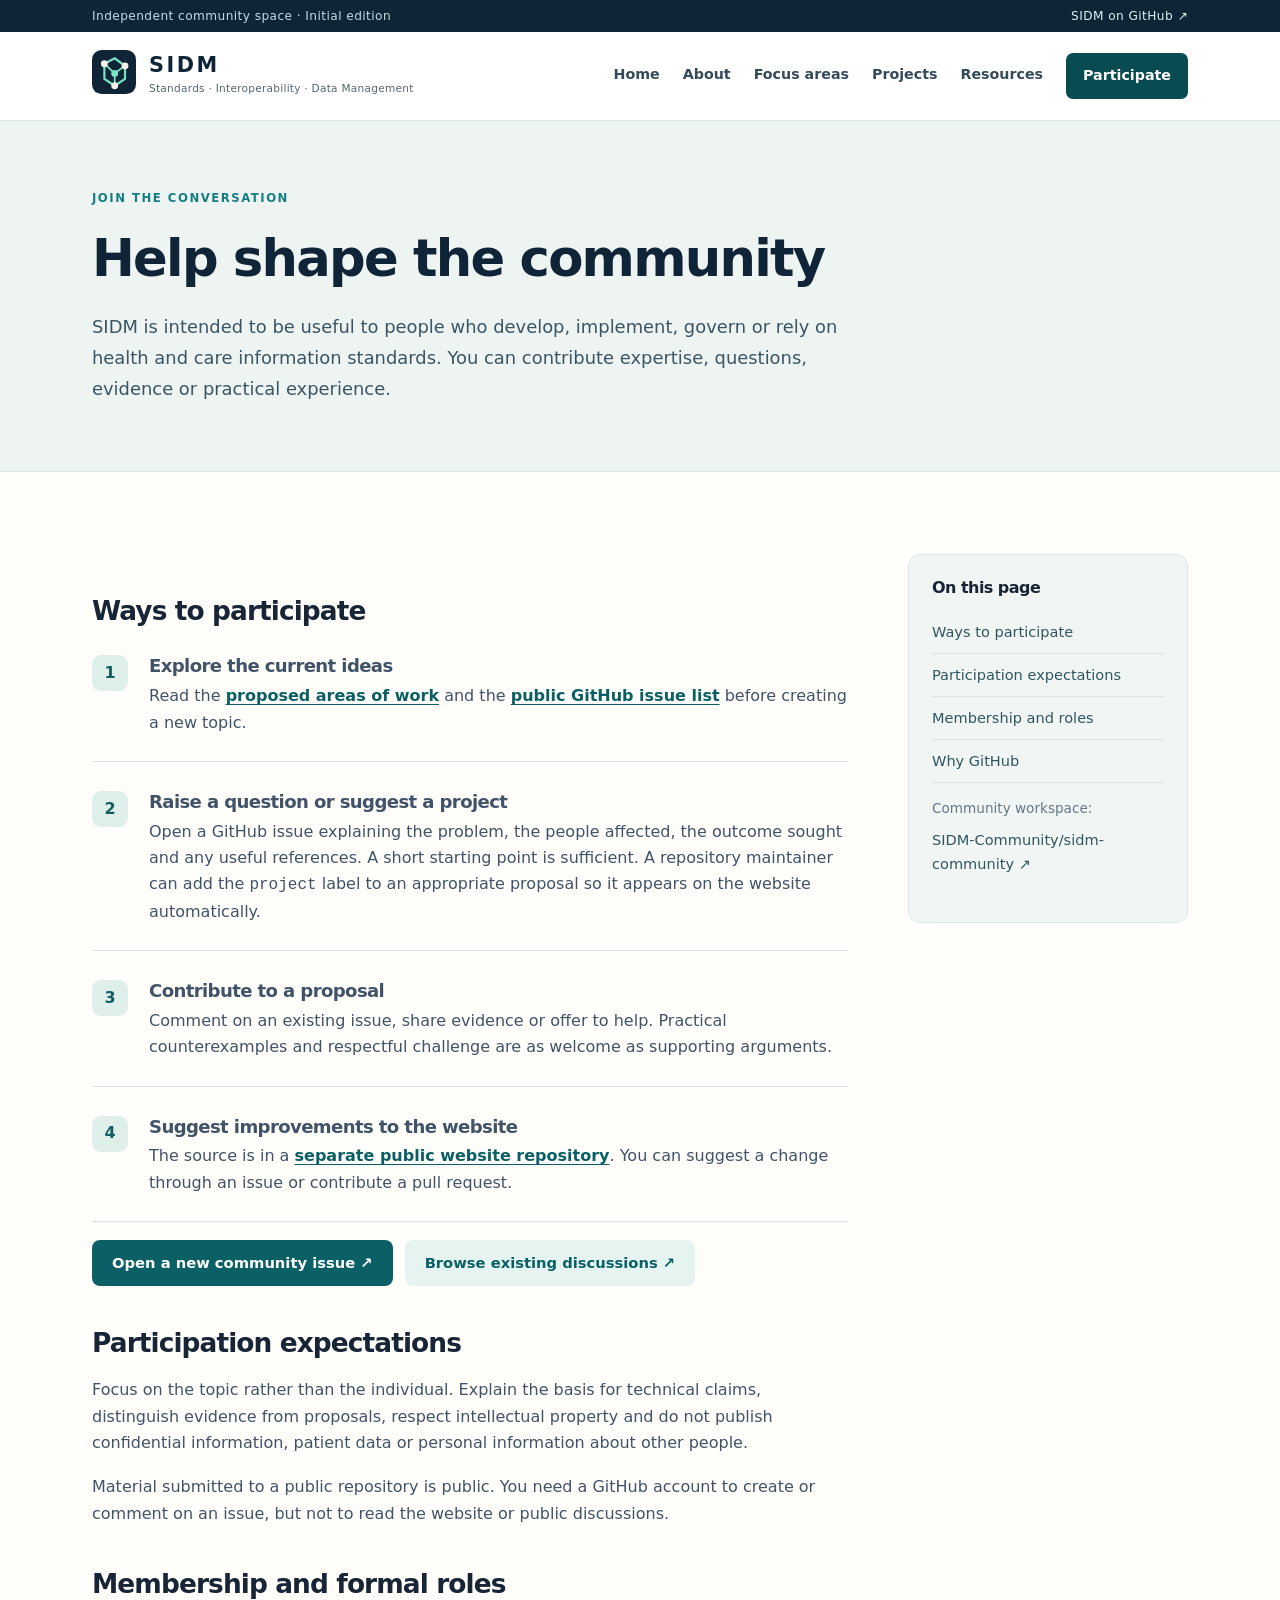
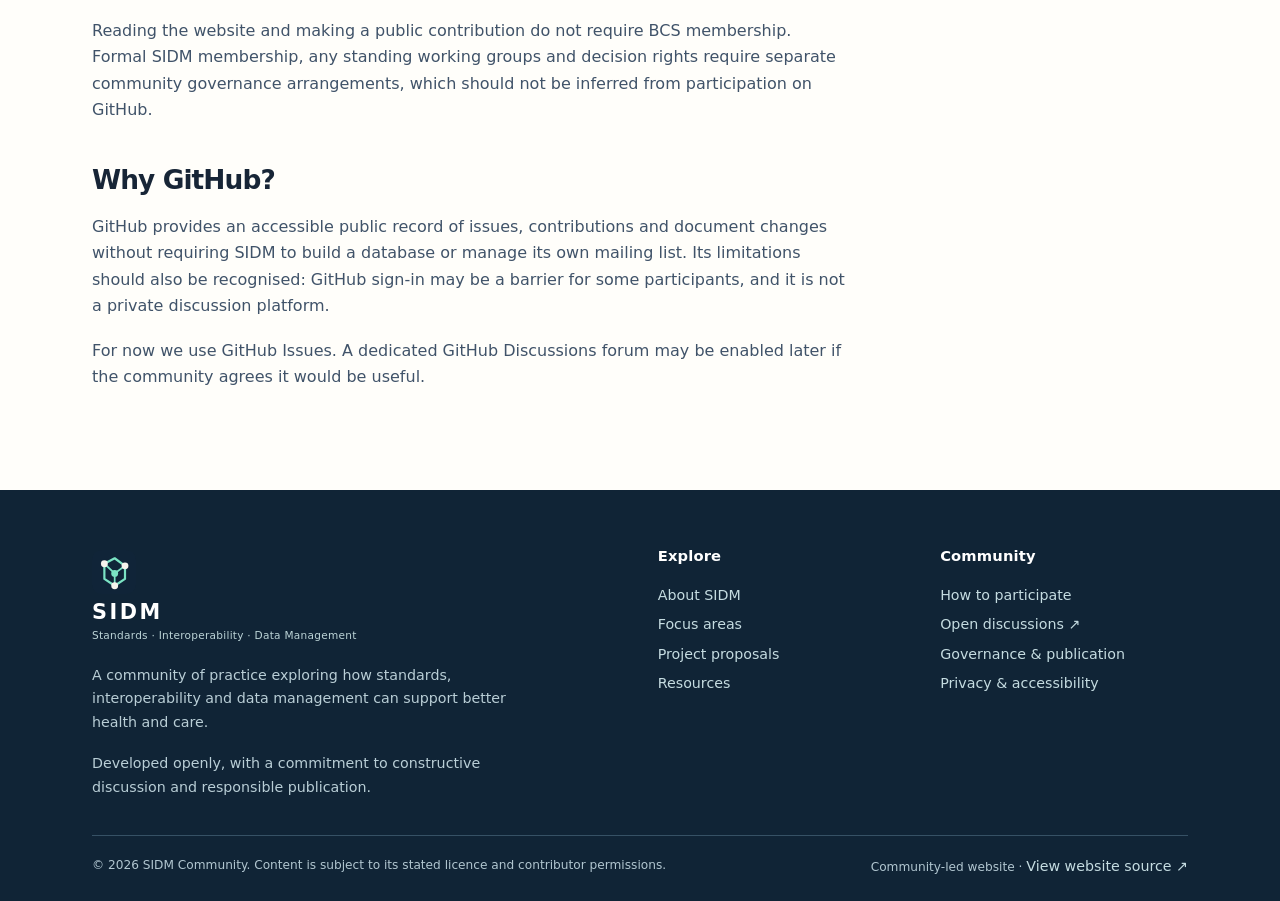
<file: participate.html>
<!doctype html>
<html lang="en-GB">
<head>
  <meta charset="utf-8">
  <meta name="viewport" content="width=device-width, initial-scale=1">
  <meta name="theme-color" content="#102438">
  <meta name="description" content="How to participate in SIDM community activities, propose projects and contribute through GitHub.">
  <meta name="referrer" content="strict-origin-when-cross-origin">
  <meta property="og:type" content="website">
  <meta property="og:title" content="Participate | SIDM Community">
  <meta property="og:description" content="How to participate in SIDM community activities, propose projects and contribute through GitHub.">
  <meta property="og:url" content="https://sidm.org.uk/participate.html">
  <link rel="canonical" href="https://sidm.org.uk/participate.html">
  <link rel="icon" type="image/svg+xml" href="assets/img/favicon.svg">
  <link rel="stylesheet" href="assets/css/styles.css">
  <script src="assets/js/site.js" defer></script>
  <title>Participate | SIDM Community</title>
</head>
<body>
  <a class="skip-link" href="#main">Skip to main content</a>
  <header class="site-header">
    <div class="topline"><div class="container"><span>Independent community space · Initial edition</span><a class="top-github" href="https://github.com/SIDM-Community" target="_blank" rel="noopener noreferrer">SIDM on GitHub ↗</a></div></div>
    <div class="container header-inner">
      <a class="brand" href="index.html" aria-label="SIDM Community homepage"><span class="brand-symbol"><svg viewBox="0 0 64 64" width="44" height="44" role="img" aria-label="SIDM symbol" xmlns="http://www.w3.org/2000/svg"><rect width="64" height="64" rx="14" fill="#102438"/><path d="M18 20 33 12l15 11v19L33 52 18 42Z" fill="none" stroke="#7be3c4" stroke-width="3.2" stroke-linejoin="round"/><path d="M18 20 33 34l15-11M33 34v18" stroke="#7be3c4" stroke-width="2.5" fill="none"/><circle cx="18" cy="20" r="5" fill="#f7f4ed"/><circle cx="48" cy="23" r="5" fill="#f7f4ed"/><circle cx="33" cy="52" r="5" fill="#f7f4ed"/><circle cx="33" cy="34" r="5" fill="#7be3c4"/></svg></span><span><span class="brand-name">SIDM</span><span class="brand-small">Standards · Interoperability · Data Management</span></span></a>
      <button class="menu-toggle" type="button" aria-expanded="false" aria-controls="primary-navigation" data-menu-button>Menu ☰</button>
      <nav class="main-nav" id="primary-navigation" aria-label="Primary navigation" data-menu><a href="index.html">Home</a><a href="about.html">About</a><a href="focus.html">Focus areas</a><a href="projects.html">Projects</a><a href="resources.html">Resources</a><a href="participate.html" aria-current="page" class="nav-cta">Participate</a></nav>
    </div>
  </header>
  <main id="main"><section class="page-hero"><div class="container"><p class="eyebrow">Join the conversation</p><h1>Help shape the community</h1><p>SIDM is intended to be useful to people who develop, implement, govern or rely on health and care information standards. You can contribute expertise, questions, evidence or practical experience.</p></div></section>
<section class="section"><div class="container grid-sidebar"><div class="prose"><h2 id="ways">Ways to participate</h2>
<ol class="steps"><li><h3>Explore the current ideas</h3><p>Read the <a href="projects.html">proposed areas of work</a> and the <a href="https://github.com/SIDM-Community/sidm-community/issues" target="_blank" rel="noopener noreferrer">public GitHub issue list</a> before creating a new topic.</p></li>
<li><h3>Raise a question or suggest a project</h3><p>Open a GitHub issue explaining the problem, the people affected, the outcome sought and any useful references. A short starting point is sufficient. A repository maintainer can add the <code>project</code> label to an appropriate proposal so it appears on the website automatically.</p></li>
<li><h3>Contribute to a proposal</h3><p>Comment on an existing issue, share evidence or offer to help. Practical counterexamples and respectful challenge are as welcome as supporting arguments.</p></li>
<li><h3>Suggest improvements to the website</h3><p>The source is in a <a href="https://github.com/SIDM-Community/sidm.github.io" target="_blank" rel="noopener noreferrer">separate public website repository</a>. You can suggest a change through an issue or contribute a pull request.</p></li></ol>
<div class="actions" style="margin-top:18px"><a class="btn btn-dark" href="https://github.com/SIDM-Community/sidm-community/issues/new" target="_blank" rel="noopener noreferrer">Open a new community issue ↗</a><a class="btn btn-subtle" href="https://github.com/SIDM-Community/sidm-community/issues" target="_blank" rel="noopener noreferrer">Browse existing discussions ↗</a></div>
<h2 id="expectations">Participation expectations</h2><p>Focus on the topic rather than the individual. Explain the basis for technical claims, distinguish evidence from proposals, respect intellectual property and do not publish confidential information, patient data or personal information about other people.</p><p>Material submitted to a public repository is public. You need a GitHub account to create or comment on an issue, but not to read the website or public discussions.</p>
<h2 id="membership">Membership and formal roles</h2><p>Reading the website and making a public contribution do not require BCS membership. Formal SIDM membership, any standing working groups and decision rights require separate community governance arrangements, which should not be inferred from participation on GitHub.</p>
<h2 id="platform">Why GitHub?</h2><p>GitHub provides an accessible public record of issues, contributions and document changes without requiring SIDM to build a database or manage its own mailing list. Its limitations should also be recognised: GitHub sign-in may be a barrier for some participants, and it is not a private discussion platform.</p><p>For now we use GitHub Issues. A dedicated GitHub Discussions forum may be enabled later if the community agrees it would be useful.</p>
</div><aside class="sidebar"><h3>On this page</h3><a href="#ways">Ways to participate</a><a href="#expectations">Participation expectations</a><a href="#membership">Membership and roles</a><a href="#platform">Why GitHub</a><p class="small-note">Community workspace:<br><a href="https://github.com/SIDM-Community/sidm-community" target="_blank" rel="noopener noreferrer">SIDM-Community/sidm-community ↗</a></p></aside></div></section></main>
  <footer class="site-footer">
    <div class="container">
      <div class="footer-grid">
        <div><a href="index.html" class="brand" aria-label="SIDM Community homepage"><span class="brand-symbol"><svg viewBox="0 0 64 64" width="44" height="44" role="img" aria-label="SIDM symbol" xmlns="http://www.w3.org/2000/svg"><rect width="64" height="64" rx="14" fill="#102438"/><path d="M18 20 33 12l15 11v19L33 52 18 42Z" fill="none" stroke="#7be3c4" stroke-width="3.2" stroke-linejoin="round"/><path d="M18 20 33 34l15-11M33 34v18" stroke="#7be3c4" stroke-width="2.5" fill="none"/><circle cx="18" cy="20" r="5" fill="#f7f4ed"/><circle cx="48" cy="23" r="5" fill="#f7f4ed"/><circle cx="33" cy="52" r="5" fill="#f7f4ed"/><circle cx="33" cy="34" r="5" fill="#7be3c4"/></svg></span><span><span class="brand-name">SIDM</span><span class="brand-small">Standards · Interoperability · Data Management</span></span></a><p>A community of practice exploring how standards, interoperability and data management can support better health and care.</p><p>Developed openly, with a commitment to constructive discussion and responsible publication.</p></div>
        <div><h3>Explore</h3><a href="about.html">About SIDM</a><a href="focus.html">Focus areas</a><a href="projects.html">Project proposals</a><a href="resources.html">Resources</a></div>
        <div><h3>Community</h3><a href="participate.html">How to participate</a><a href="https://github.com/SIDM-Community/sidm-community/issues" target="_blank" rel="noopener noreferrer">Open discussions ↗</a><a href="governance.html">Governance &amp; publication</a><a href="privacy.html">Privacy &amp; accessibility</a></div>
      </div>
      <div class="footer-bottom"><span>© 2026 SIDM Community. Content is subject to its stated licence and contributor permissions.</span><span>Community-led website · <a href="https://github.com/SIDM-Community/sidm.github.io" target="_blank" rel="noopener noreferrer">View website source ↗</a></span></div>
    </div>
  </footer>
</body>
</html>
</file>
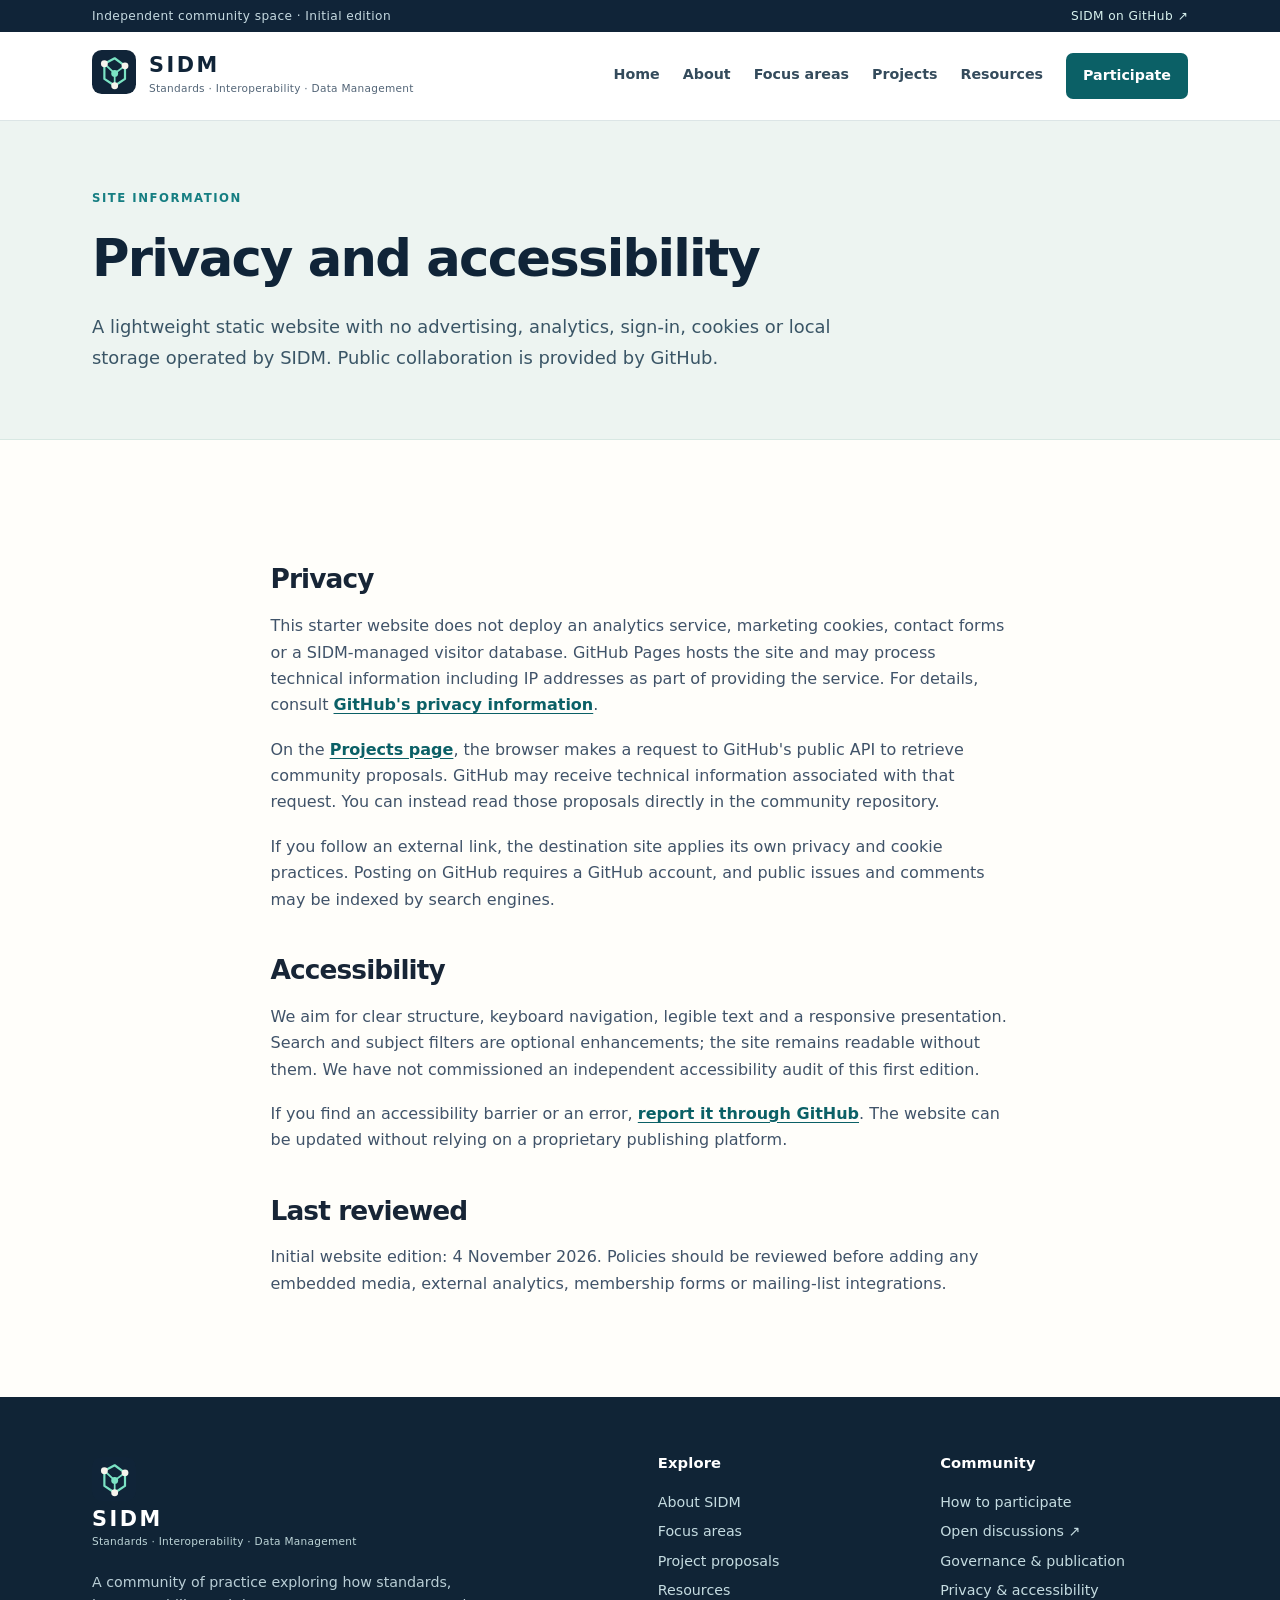
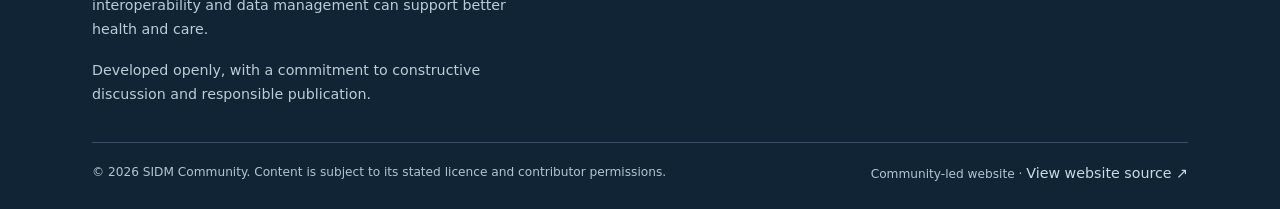
<file: privacy.html>
<!doctype html>
<html lang="en-GB">
<head>
  <meta charset="utf-8">
  <meta name="viewport" content="width=device-width, initial-scale=1">
  <meta name="theme-color" content="#102438">
  <meta name="description" content="Privacy and accessibility information for the static SIDM Community website.">
  <meta name="referrer" content="strict-origin-when-cross-origin">
  <meta property="og:type" content="website">
  <meta property="og:title" content="Privacy and accessibility | SIDM Community">
  <meta property="og:description" content="Privacy and accessibility information for the static SIDM Community website.">
  <meta property="og:url" content="https://sidm.org.uk/privacy.html">
  <link rel="canonical" href="https://sidm.org.uk/privacy.html">
  <link rel="icon" type="image/svg+xml" href="assets/img/favicon.svg">
  <link rel="stylesheet" href="assets/css/styles.css">
  <script src="assets/js/site.js" defer></script>
  <title>Privacy and accessibility | SIDM Community</title>
</head>
<body>
  <a class="skip-link" href="#main">Skip to main content</a>
  <header class="site-header">
    <div class="topline"><div class="container"><span>Independent community space · Initial edition</span><a class="top-github" href="https://github.com/SIDM-Community" target="_blank" rel="noopener noreferrer">SIDM on GitHub ↗</a></div></div>
    <div class="container header-inner">
      <a class="brand" href="index.html" aria-label="SIDM Community homepage"><span class="brand-symbol"><svg viewBox="0 0 64 64" width="44" height="44" role="img" aria-label="SIDM symbol" xmlns="http://www.w3.org/2000/svg"><rect width="64" height="64" rx="14" fill="#102438"/><path d="M18 20 33 12l15 11v19L33 52 18 42Z" fill="none" stroke="#7be3c4" stroke-width="3.2" stroke-linejoin="round"/><path d="M18 20 33 34l15-11M33 34v18" stroke="#7be3c4" stroke-width="2.5" fill="none"/><circle cx="18" cy="20" r="5" fill="#f7f4ed"/><circle cx="48" cy="23" r="5" fill="#f7f4ed"/><circle cx="33" cy="52" r="5" fill="#f7f4ed"/><circle cx="33" cy="34" r="5" fill="#7be3c4"/></svg></span><span><span class="brand-name">SIDM</span><span class="brand-small">Standards · Interoperability · Data Management</span></span></a>
      <button class="menu-toggle" type="button" aria-expanded="false" aria-controls="primary-navigation" data-menu-button>Menu ☰</button>
      <nav class="main-nav" id="primary-navigation" aria-label="Primary navigation" data-menu><a href="index.html">Home</a><a href="about.html">About</a><a href="focus.html">Focus areas</a><a href="projects.html">Projects</a><a href="resources.html">Resources</a><a href="participate.html" class="nav-cta">Participate</a></nav>
    </div>
  </header>
  <main id="main"><section class="page-hero"><div class="container"><p class="eyebrow">Site information</p><h1>Privacy and accessibility</h1><p>A lightweight static website with no advertising, analytics, sign-in, cookies or local storage operated by SIDM. Public collaboration is provided by GitHub.</p></div></section>
<section class="section"><div class="container prose"><h2>Privacy</h2><p>This starter website does not deploy an analytics service, marketing cookies, contact forms or a SIDM-managed visitor database. GitHub Pages hosts the site and may process technical information including IP addresses as part of providing the service. For details, consult <a href="https://docs.github.com/en/site-policy/privacy-policies/github-general-privacy-statement" target="_blank" rel="noopener noreferrer">GitHub's privacy information</a>.</p>
<p>On the <a href="projects.html">Projects page</a>, the browser makes a request to GitHub's public API to retrieve community proposals. GitHub may receive technical information associated with that request. You can instead read those proposals directly in the community repository.</p>
<p>If you follow an external link, the destination site applies its own privacy and cookie practices. Posting on GitHub requires a GitHub account, and public issues and comments may be indexed by search engines.</p>
<h2>Accessibility</h2><p>We aim for clear structure, keyboard navigation, legible text and a responsive presentation. Search and subject filters are optional enhancements; the site remains readable without them. We have not commissioned an independent accessibility audit of this first edition.</p><p>If you find an accessibility barrier or an error, <a href="https://github.com/SIDM-Community/sidm.github.io/issues/new" target="_blank" rel="noopener noreferrer">report it through GitHub</a>. The website can be updated without relying on a proprietary publishing platform.</p>
<h2>Last reviewed</h2><p>Initial website edition: 4 November 2026. Policies should be reviewed before adding any embedded media, external analytics, membership forms or mailing-list integrations.</p></div></section></main>
  <footer class="site-footer">
    <div class="container">
      <div class="footer-grid">
        <div><a href="index.html" class="brand" aria-label="SIDM Community homepage"><span class="brand-symbol"><svg viewBox="0 0 64 64" width="44" height="44" role="img" aria-label="SIDM symbol" xmlns="http://www.w3.org/2000/svg"><rect width="64" height="64" rx="14" fill="#102438"/><path d="M18 20 33 12l15 11v19L33 52 18 42Z" fill="none" stroke="#7be3c4" stroke-width="3.2" stroke-linejoin="round"/><path d="M18 20 33 34l15-11M33 34v18" stroke="#7be3c4" stroke-width="2.5" fill="none"/><circle cx="18" cy="20" r="5" fill="#f7f4ed"/><circle cx="48" cy="23" r="5" fill="#f7f4ed"/><circle cx="33" cy="52" r="5" fill="#f7f4ed"/><circle cx="33" cy="34" r="5" fill="#7be3c4"/></svg></span><span><span class="brand-name">SIDM</span><span class="brand-small">Standards · Interoperability · Data Management</span></span></a><p>A community of practice exploring how standards, interoperability and data management can support better health and care.</p><p>Developed openly, with a commitment to constructive discussion and responsible publication.</p></div>
        <div><h3>Explore</h3><a href="about.html">About SIDM</a><a href="focus.html">Focus areas</a><a href="projects.html">Project proposals</a><a href="resources.html">Resources</a></div>
        <div><h3>Community</h3><a href="participate.html">How to participate</a><a href="https://github.com/SIDM-Community/sidm-community/issues" target="_blank" rel="noopener noreferrer">Open discussions ↗</a><a href="governance.html">Governance &amp; publication</a><a href="privacy.html">Privacy &amp; accessibility</a></div>
      </div>
      <div class="footer-bottom"><span>© 2026 SIDM Community. Content is subject to its stated licence and contributor permissions.</span><span>Community-led website · <a href="https://github.com/SIDM-Community/sidm.github.io" target="_blank" rel="noopener noreferrer">View website source ↗</a></span></div>
    </div>
  </footer>
</body>
</html>
</file>
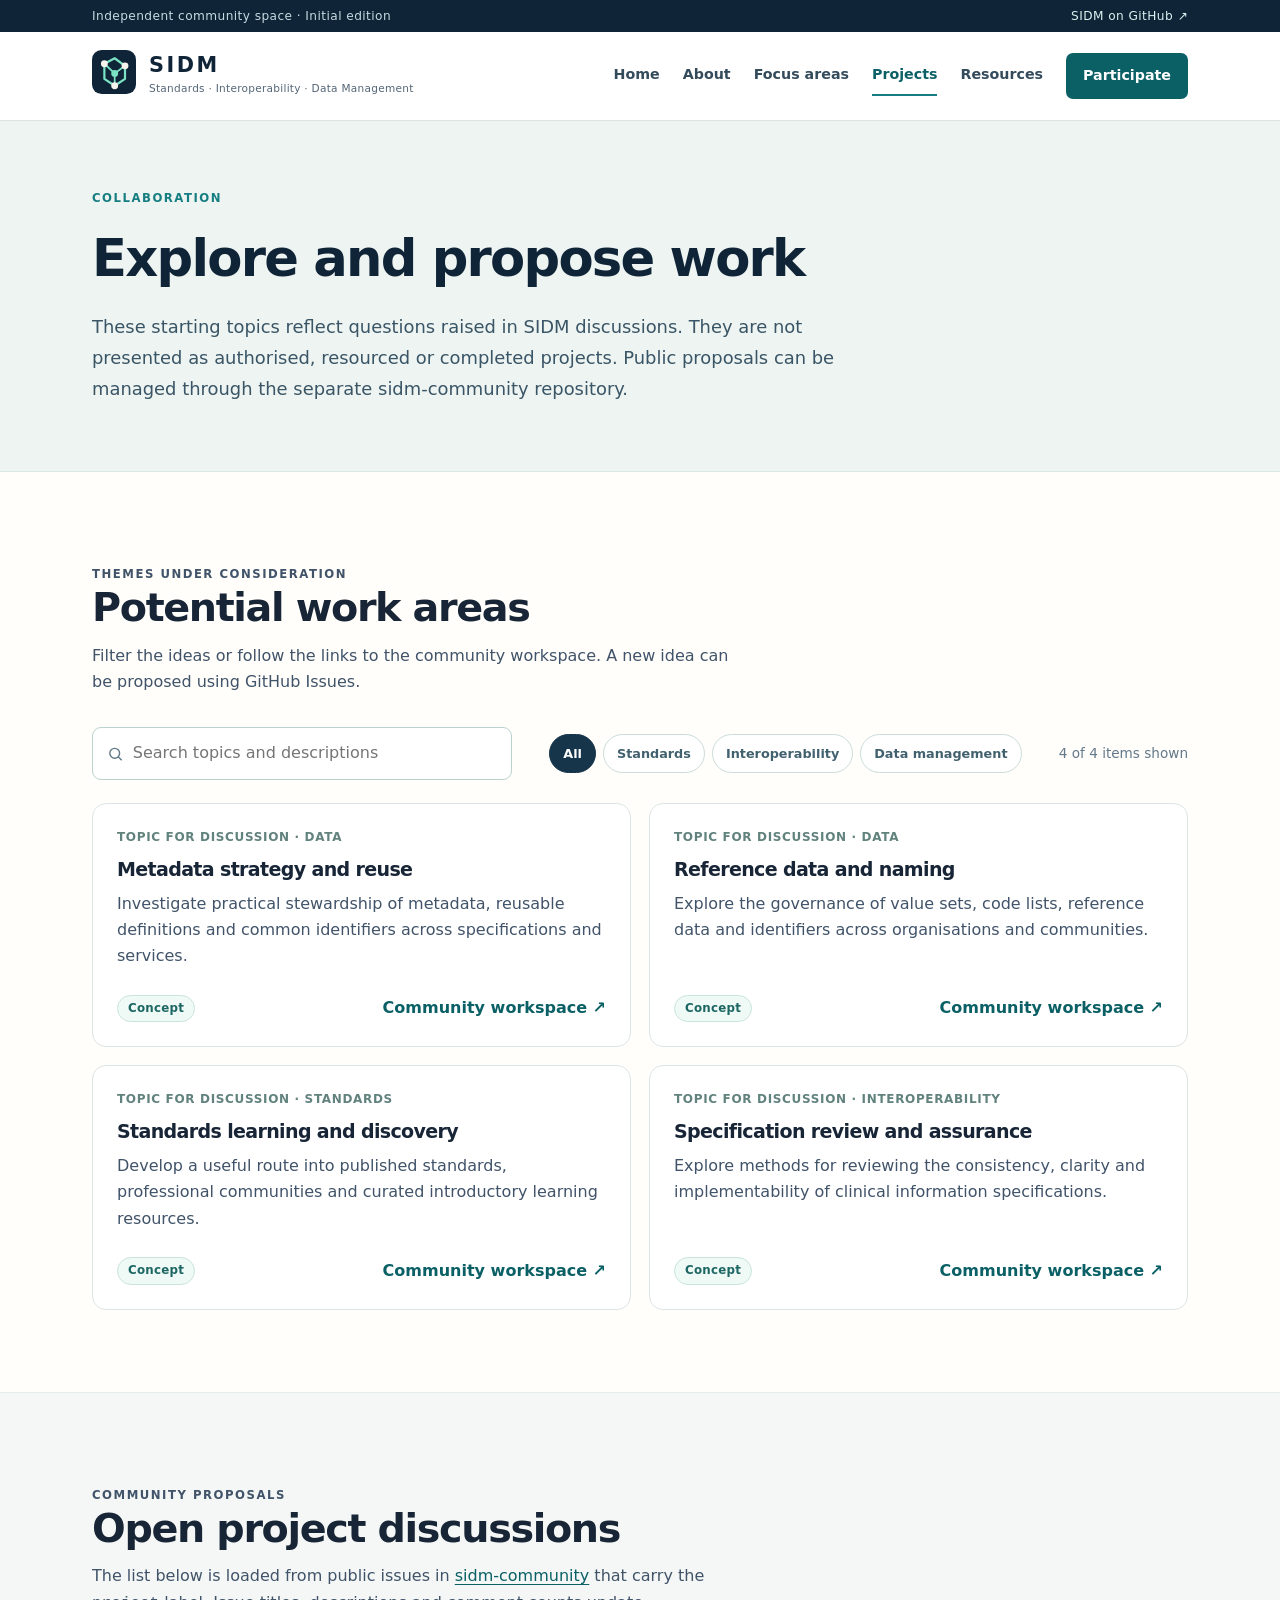
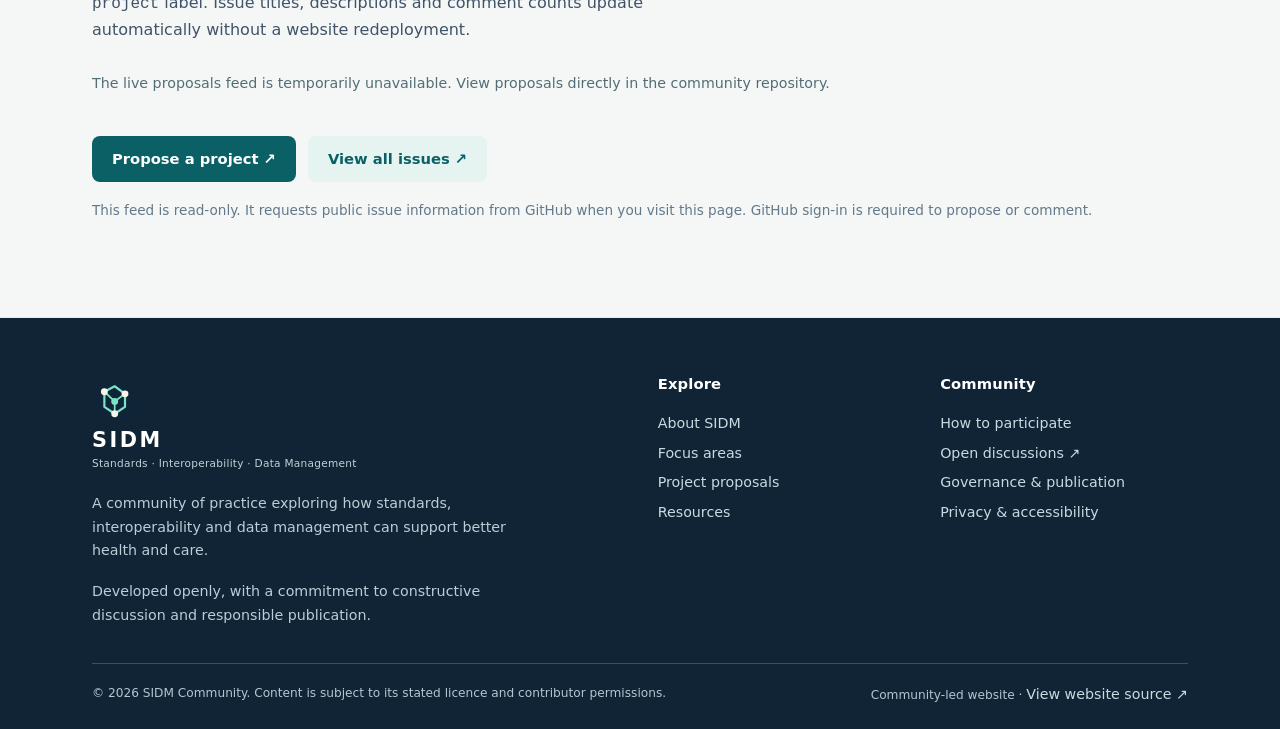
<file: projects.html>
<!doctype html>
<html lang="en-GB">
<head>
  <meta charset="utf-8">
  <meta name="viewport" content="width=device-width, initial-scale=1">
  <meta name="theme-color" content="#102438">
  <meta name="description" content="Explore SIDM project ideas and public community proposals, with a live feed from GitHub Issues.">
  <meta name="referrer" content="strict-origin-when-cross-origin">
  <meta property="og:type" content="website">
  <meta property="og:title" content="Projects and proposals | SIDM Community">
  <meta property="og:description" content="Explore SIDM project ideas and public community proposals, with a live feed from GitHub Issues.">
  <meta property="og:url" content="https://sidm.org.uk/projects.html">
  <link rel="canonical" href="https://sidm.org.uk/projects.html">
  <link rel="icon" type="image/svg+xml" href="assets/img/favicon.svg">
  <link rel="stylesheet" href="assets/css/styles.css">
  <script src="assets/js/site.js" defer></script>
  <title>Projects and proposals | SIDM Community</title>
</head>
<body>
  <a class="skip-link" href="#main">Skip to main content</a>
  <header class="site-header">
    <div class="topline"><div class="container"><span>Independent community space · Initial edition</span><a class="top-github" href="https://github.com/SIDM-Community" target="_blank" rel="noopener noreferrer">SIDM on GitHub ↗</a></div></div>
    <div class="container header-inner">
      <a class="brand" href="index.html" aria-label="SIDM Community homepage"><span class="brand-symbol"><svg viewBox="0 0 64 64" width="44" height="44" role="img" aria-label="SIDM symbol" xmlns="http://www.w3.org/2000/svg"><rect width="64" height="64" rx="14" fill="#102438"/><path d="M18 20 33 12l15 11v19L33 52 18 42Z" fill="none" stroke="#7be3c4" stroke-width="3.2" stroke-linejoin="round"/><path d="M18 20 33 34l15-11M33 34v18" stroke="#7be3c4" stroke-width="2.5" fill="none"/><circle cx="18" cy="20" r="5" fill="#f7f4ed"/><circle cx="48" cy="23" r="5" fill="#f7f4ed"/><circle cx="33" cy="52" r="5" fill="#f7f4ed"/><circle cx="33" cy="34" r="5" fill="#7be3c4"/></svg></span><span><span class="brand-name">SIDM</span><span class="brand-small">Standards · Interoperability · Data Management</span></span></a>
      <button class="menu-toggle" type="button" aria-expanded="false" aria-controls="primary-navigation" data-menu-button>Menu ☰</button>
      <nav class="main-nav" id="primary-navigation" aria-label="Primary navigation" data-menu><a href="index.html">Home</a><a href="about.html">About</a><a href="focus.html">Focus areas</a><a href="projects.html" aria-current="page">Projects</a><a href="resources.html">Resources</a><a href="participate.html" class="nav-cta">Participate</a></nav>
    </div>
  </header>
  <main id="main"><section class="page-hero"><div class="container"><p class="eyebrow">Collaboration</p><h1>Explore and propose work</h1><p>These starting topics reflect questions raised in SIDM discussions. They are not presented as authorised, resourced or completed projects. Public proposals can be managed through the separate sidm-community repository.</p></div></section>
<section class="section"><div class="container"><div class="section-top"><div><p class="eyebrow">Themes under consideration</p><h2>Potential work areas</h2><p>Filter the ideas or follow the links to the community workspace. A new idea can be proposed using GitHub Issues.</p></div></div>
<div class="filter-bar" data-filter-group="#idea-grid" data-no-results="#ideas-empty"><div class="search-box"><svg viewBox="0 0 24 24" fill="none" stroke="currentColor" stroke-width="2" aria-hidden="true"><circle cx="11" cy="11" r="7"/><path d="m16 16 5 5"/></svg><input type="search" data-search aria-label="Search proposed work areas" placeholder="Search topics and descriptions"></div><div class="pills" aria-label="Filter by subject"><button class="filter-pill" type="button" data-category="all" aria-pressed="true">All</button><button class="filter-pill" type="button" data-category="standards" aria-pressed="false">Standards</button><button class="filter-pill" type="button" data-category="interoperability" aria-pressed="false">Interoperability</button><button class="filter-pill" type="button" data-category="data" aria-pressed="false">Data management</button></div><span class="small-note" data-results-count></span></div>
<div class="catalogue-grid" id="idea-grid"><article class="catalogue-card" data-item data-tags="data"><span class="meta">Topic for discussion · Data</span><h3>Metadata strategy and reuse</h3><p>Investigate practical stewardship of metadata, reusable definitions and common identifiers across specifications and services.</p><div class="card-bottom"><span class="mini-label">Concept</span><a class="text-link" href="https://github.com/SIDM-Community/sidm-community/issues" target="_blank" rel="noopener noreferrer">Community workspace</a></div></article><article class="catalogue-card" data-item data-tags="data"><span class="meta">Topic for discussion · Data</span><h3>Reference data and naming</h3><p>Explore the governance of value sets, code lists, reference data and identifiers across organisations and communities.</p><div class="card-bottom"><span class="mini-label">Concept</span><a class="text-link" href="https://github.com/SIDM-Community/sidm-community/issues" target="_blank" rel="noopener noreferrer">Community workspace</a></div></article><article class="catalogue-card" data-item data-tags="standards"><span class="meta">Topic for discussion · Standards</span><h3>Standards learning and discovery</h3><p>Develop a useful route into published standards, professional communities and curated introductory learning resources.</p><div class="card-bottom"><span class="mini-label">Concept</span><a class="text-link" href="https://github.com/SIDM-Community/sidm-community/issues" target="_blank" rel="noopener noreferrer">Community workspace</a></div></article><article class="catalogue-card" data-item data-tags="interoperability"><span class="meta">Topic for discussion · Interoperability</span><h3>Specification review and assurance</h3><p>Explore methods for reviewing the consistency, clarity and implementability of clinical information specifications.</p><div class="card-bottom"><span class="mini-label">Concept</span><a class="text-link" href="https://github.com/SIDM-Community/sidm-community/issues" target="_blank" rel="noopener noreferrer">Community workspace</a></div></article></div><p class="empty-state" id="ideas-empty" hidden>No topics match your search. Try another phrase or filter.</p>
</div></section>
<section class="section section-alt"><div class="container"><div class="section-top"><div><p class="eyebrow">Community proposals</p><h2>Open project discussions</h2><p>The list below is loaded from public issues in <a href="https://github.com/SIDM-Community/sidm-community" target="_blank" rel="noopener noreferrer">sidm-community</a> that carry the <code>project</code> label. Issue titles, descriptions and comment counts update automatically without a website redeployment.</p></div></div>
<p class="status-message" id="live-status" role="status" aria-live="polite">Loading public project proposals from GitHub…</p>
<div class="live-list" id="live-projects" aria-label="Open public project proposals"></div>
<div class="actions" style="margin-top:23px"><a class="btn btn-dark" href="https://github.com/SIDM-Community/sidm-community/issues/new" target="_blank" rel="noopener noreferrer">Propose a project ↗</a><a class="btn btn-subtle" href="https://github.com/SIDM-Community/sidm-community/issues" target="_blank" rel="noopener noreferrer">View all issues ↗</a></div>
<p class="small-note" style="margin-top:17px">This feed is read-only. It requests public issue information from GitHub when you visit this page. GitHub sign-in is required to propose or comment.</p>
</div></section>
</main>
  <footer class="site-footer">
    <div class="container">
      <div class="footer-grid">
        <div><a href="index.html" class="brand" aria-label="SIDM Community homepage"><span class="brand-symbol"><svg viewBox="0 0 64 64" width="44" height="44" role="img" aria-label="SIDM symbol" xmlns="http://www.w3.org/2000/svg"><rect width="64" height="64" rx="14" fill="#102438"/><path d="M18 20 33 12l15 11v19L33 52 18 42Z" fill="none" stroke="#7be3c4" stroke-width="3.2" stroke-linejoin="round"/><path d="M18 20 33 34l15-11M33 34v18" stroke="#7be3c4" stroke-width="2.5" fill="none"/><circle cx="18" cy="20" r="5" fill="#f7f4ed"/><circle cx="48" cy="23" r="5" fill="#f7f4ed"/><circle cx="33" cy="52" r="5" fill="#f7f4ed"/><circle cx="33" cy="34" r="5" fill="#7be3c4"/></svg></span><span><span class="brand-name">SIDM</span><span class="brand-small">Standards · Interoperability · Data Management</span></span></a><p>A community of practice exploring how standards, interoperability and data management can support better health and care.</p><p>Developed openly, with a commitment to constructive discussion and responsible publication.</p></div>
        <div><h3>Explore</h3><a href="about.html">About SIDM</a><a href="focus.html">Focus areas</a><a href="projects.html">Project proposals</a><a href="resources.html">Resources</a></div>
        <div><h3>Community</h3><a href="participate.html">How to participate</a><a href="https://github.com/SIDM-Community/sidm-community/issues" target="_blank" rel="noopener noreferrer">Open discussions ↗</a><a href="governance.html">Governance &amp; publication</a><a href="privacy.html">Privacy &amp; accessibility</a></div>
      </div>
      <div class="footer-bottom"><span>© 2026 SIDM Community. Content is subject to its stated licence and contributor permissions.</span><span>Community-led website · <a href="https://github.com/SIDM-Community/sidm.github.io" target="_blank" rel="noopener noreferrer">View website source ↗</a></span></div>
    </div>
  </footer>
</body>
</html>
</file>
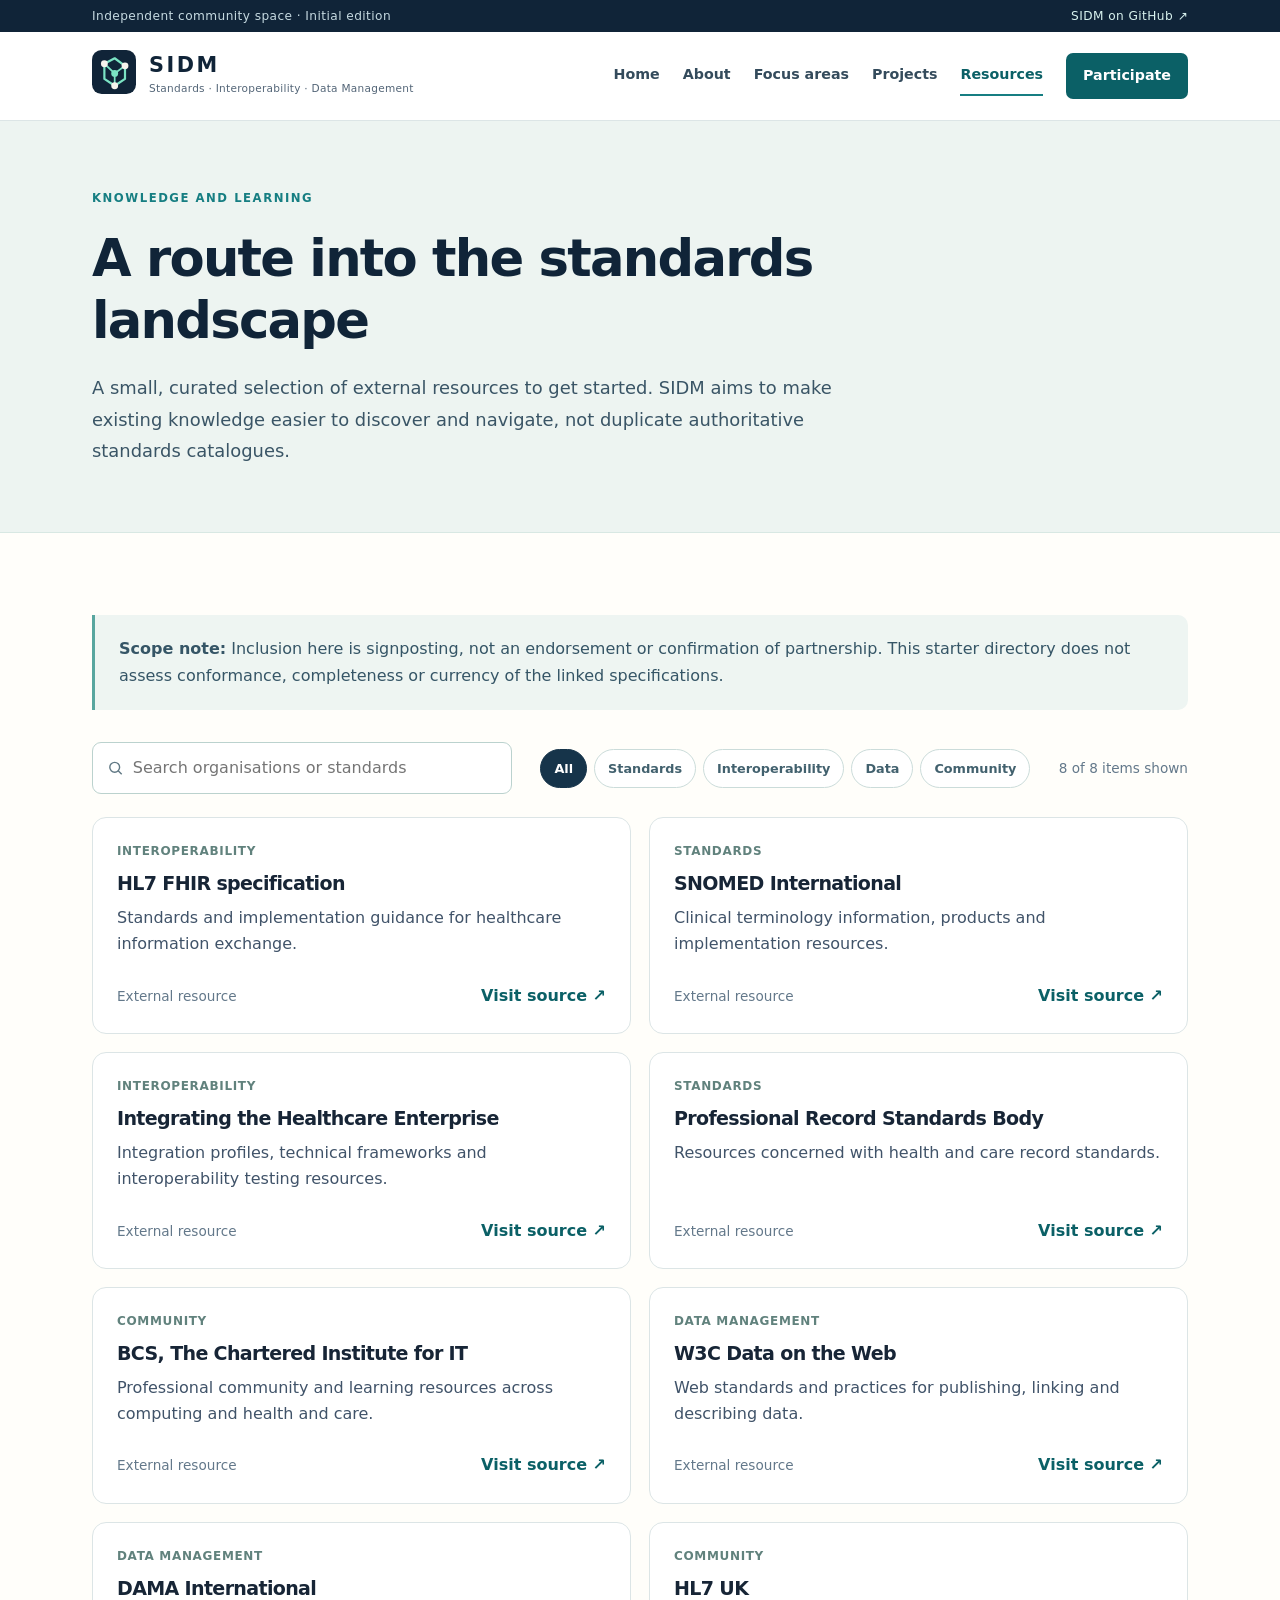
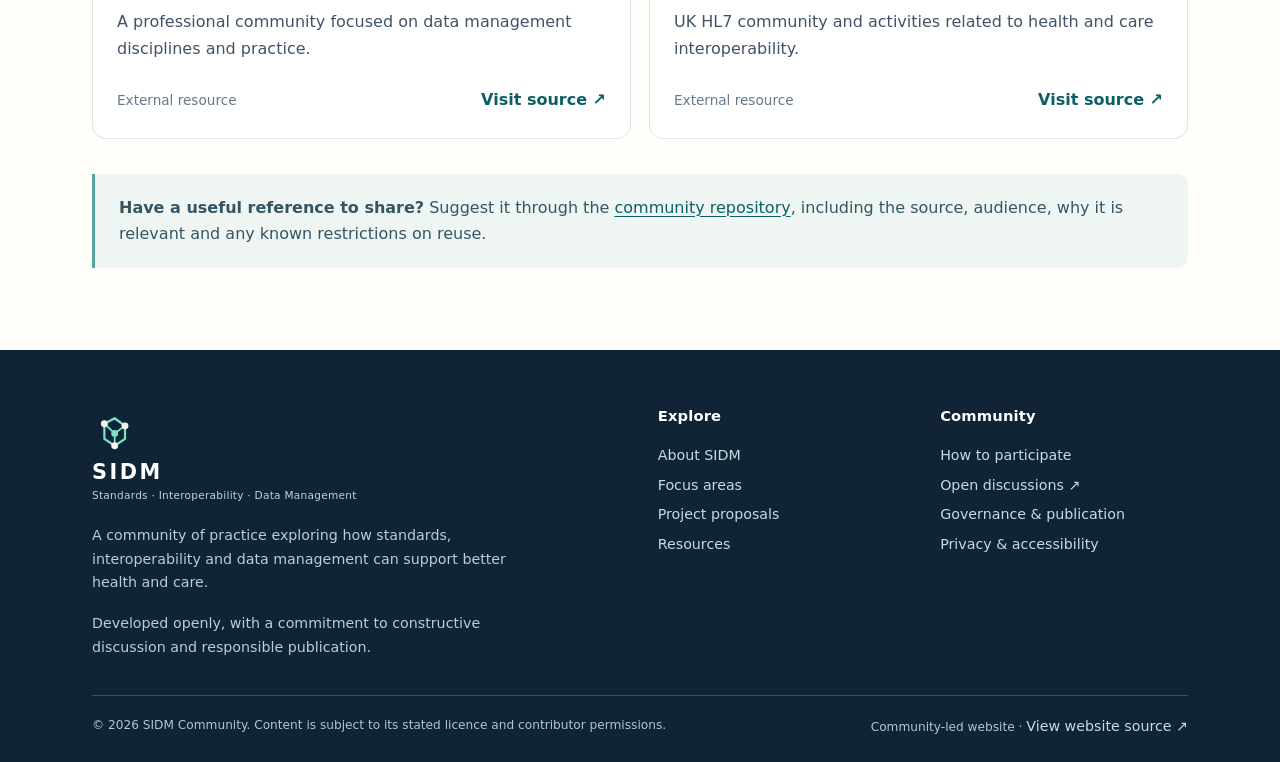
<file: resources.html>
<!doctype html>
<html lang="en-GB">
<head>
  <meta charset="utf-8">
  <meta name="viewport" content="width=device-width, initial-scale=1">
  <meta name="theme-color" content="#102438">
  <meta name="description" content="An introductory, searchable directory of authoritative standards and data management resources relevant to SIDM.">
  <meta name="referrer" content="strict-origin-when-cross-origin">
  <meta property="og:type" content="website">
  <meta property="og:title" content="Resources | SIDM Community">
  <meta property="og:description" content="An introductory, searchable directory of authoritative standards and data management resources relevant to SIDM.">
  <meta property="og:url" content="https://sidm.org.uk/resources.html">
  <link rel="canonical" href="https://sidm.org.uk/resources.html">
  <link rel="icon" type="image/svg+xml" href="assets/img/favicon.svg">
  <link rel="stylesheet" href="assets/css/styles.css">
  <script src="assets/js/site.js" defer></script>
  <title>Resources | SIDM Community</title>
</head>
<body>
  <a class="skip-link" href="#main">Skip to main content</a>
  <header class="site-header">
    <div class="topline"><div class="container"><span>Independent community space · Initial edition</span><a class="top-github" href="https://github.com/SIDM-Community" target="_blank" rel="noopener noreferrer">SIDM on GitHub ↗</a></div></div>
    <div class="container header-inner">
      <a class="brand" href="index.html" aria-label="SIDM Community homepage"><span class="brand-symbol"><svg viewBox="0 0 64 64" width="44" height="44" role="img" aria-label="SIDM symbol" xmlns="http://www.w3.org/2000/svg"><rect width="64" height="64" rx="14" fill="#102438"/><path d="M18 20 33 12l15 11v19L33 52 18 42Z" fill="none" stroke="#7be3c4" stroke-width="3.2" stroke-linejoin="round"/><path d="M18 20 33 34l15-11M33 34v18" stroke="#7be3c4" stroke-width="2.5" fill="none"/><circle cx="18" cy="20" r="5" fill="#f7f4ed"/><circle cx="48" cy="23" r="5" fill="#f7f4ed"/><circle cx="33" cy="52" r="5" fill="#f7f4ed"/><circle cx="33" cy="34" r="5" fill="#7be3c4"/></svg></span><span><span class="brand-name">SIDM</span><span class="brand-small">Standards · Interoperability · Data Management</span></span></a>
      <button class="menu-toggle" type="button" aria-expanded="false" aria-controls="primary-navigation" data-menu-button>Menu ☰</button>
      <nav class="main-nav" id="primary-navigation" aria-label="Primary navigation" data-menu><a href="index.html">Home</a><a href="about.html">About</a><a href="focus.html">Focus areas</a><a href="projects.html">Projects</a><a href="resources.html" aria-current="page">Resources</a><a href="participate.html" class="nav-cta">Participate</a></nav>
    </div>
  </header>
  <main id="main"><section class="page-hero"><div class="container"><p class="eyebrow">Knowledge and learning</p><h1>A route into the standards landscape</h1><p>A small, curated selection of external resources to get started. SIDM aims to make existing knowledge easier to discover and navigate, not duplicate authoritative standards catalogues.</p></div></section>
<section class="section"><div class="container"><div class="inset"><p><strong>Scope note:</strong> Inclusion here is signposting, not an endorsement or confirmation of partnership. This starter directory does not assess conformance, completeness or currency of the linked specifications.</p></div>
<div class="filter-bar" data-filter-group="#resource-grid" data-no-results="#resources-empty"><div class="search-box"><svg viewBox="0 0 24 24" fill="none" stroke="currentColor" stroke-width="2" aria-hidden="true"><circle cx="11" cy="11" r="7"/><path d="m16 16 5 5"/></svg><input type="search" data-search aria-label="Search resources" placeholder="Search organisations or standards"></div><div class="pills" aria-label="Filter resources"><button class="filter-pill" type="button" data-category="all" aria-pressed="true">All</button><button class="filter-pill" type="button" data-category="standards" aria-pressed="false">Standards</button><button class="filter-pill" type="button" data-category="interoperability" aria-pressed="false">Interoperability</button><button class="filter-pill" type="button" data-category="data" aria-pressed="false">Data</button><button class="filter-pill" type="button" data-category="community" aria-pressed="false">Community</button></div><span class="small-note" data-results-count></span></div>
<div class="catalogue-grid" id="resource-grid"><article class="catalogue-card" data-item data-tags="interoperability" data-search-text="HL7 FHIR specification Interoperability Standards and implementation guidance for healthcare information exchange."><span class="meta">Interoperability</span><h3>HL7 FHIR specification</h3><p>Standards and implementation guidance for healthcare information exchange.</p><div class="card-bottom"><span class="small-note">External resource</span><a href="https://hl7.org/fhir/" class="text-link" target="_blank" rel="noopener noreferrer">Visit source</a></div></article><article class="catalogue-card" data-item data-tags="standards" data-search-text="SNOMED International Standards Clinical terminology information, products and implementation resources."><span class="meta">Standards</span><h3>SNOMED International</h3><p>Clinical terminology information, products and implementation resources.</p><div class="card-bottom"><span class="small-note">External resource</span><a href="https://www.snomed.org/" class="text-link" target="_blank" rel="noopener noreferrer">Visit source</a></div></article><article class="catalogue-card" data-item data-tags="interoperability" data-search-text="Integrating the Healthcare Enterprise Interoperability Integration profiles, technical frameworks and interoperability testing resources."><span class="meta">Interoperability</span><h3>Integrating the Healthcare Enterprise</h3><p>Integration profiles, technical frameworks and interoperability testing resources.</p><div class="card-bottom"><span class="small-note">External resource</span><a href="https://www.ihe.net/" class="text-link" target="_blank" rel="noopener noreferrer">Visit source</a></div></article><article class="catalogue-card" data-item data-tags="standards" data-search-text="Professional Record Standards Body Standards Resources concerned with health and care record standards."><span class="meta">Standards</span><h3>Professional Record Standards Body</h3><p>Resources concerned with health and care record standards.</p><div class="card-bottom"><span class="small-note">External resource</span><a href="https://theprsb.org/" class="text-link" target="_blank" rel="noopener noreferrer">Visit source</a></div></article><article class="catalogue-card" data-item data-tags="community" data-search-text="BCS, The Chartered Institute for IT Community Professional community and learning resources across computing and health and care."><span class="meta">Community</span><h3>BCS, The Chartered Institute for IT</h3><p>Professional community and learning resources across computing and health and care.</p><div class="card-bottom"><span class="small-note">External resource</span><a href="https://www.bcs.org/" class="text-link" target="_blank" rel="noopener noreferrer">Visit source</a></div></article><article class="catalogue-card" data-item data-tags="data" data-search-text="W3C Data on the Web Data management Web standards and practices for publishing, linking and describing data."><span class="meta">Data management</span><h3>W3C Data on the Web</h3><p>Web standards and practices for publishing, linking and describing data.</p><div class="card-bottom"><span class="small-note">External resource</span><a href="https://www.w3.org/TR/dwbp/" class="text-link" target="_blank" rel="noopener noreferrer">Visit source</a></div></article><article class="catalogue-card" data-item data-tags="data" data-search-text="DAMA International Data management A professional community focused on data management disciplines and practice."><span class="meta">Data management</span><h3>DAMA International</h3><p>A professional community focused on data management disciplines and practice.</p><div class="card-bottom"><span class="small-note">External resource</span><a href="https://www.dama.org/" class="text-link" target="_blank" rel="noopener noreferrer">Visit source</a></div></article><article class="catalogue-card" data-item data-tags="community" data-search-text="HL7 UK Community UK HL7 community and activities related to health and care interoperability."><span class="meta">Community</span><h3>HL7 UK</h3><p>UK HL7 community and activities related to health and care interoperability.</p><div class="card-bottom"><span class="small-note">External resource</span><a href="https://www.hl7.org.uk/" class="text-link" target="_blank" rel="noopener noreferrer">Visit source</a></div></article></div><p class="empty-state" id="resources-empty" hidden>No resources match your search. Try another phrase or filter.</p>
<div style="margin-top:35px" class="inset"><p><strong>Have a useful reference to share?</strong> Suggest it through the <a href="https://github.com/SIDM-Community/sidm-community/issues/new" target="_blank" rel="noopener noreferrer">community repository</a>, including the source, audience, why it is relevant and any known restrictions on reuse.</p></div>
</div></section></main>
  <footer class="site-footer">
    <div class="container">
      <div class="footer-grid">
        <div><a href="index.html" class="brand" aria-label="SIDM Community homepage"><span class="brand-symbol"><svg viewBox="0 0 64 64" width="44" height="44" role="img" aria-label="SIDM symbol" xmlns="http://www.w3.org/2000/svg"><rect width="64" height="64" rx="14" fill="#102438"/><path d="M18 20 33 12l15 11v19L33 52 18 42Z" fill="none" stroke="#7be3c4" stroke-width="3.2" stroke-linejoin="round"/><path d="M18 20 33 34l15-11M33 34v18" stroke="#7be3c4" stroke-width="2.5" fill="none"/><circle cx="18" cy="20" r="5" fill="#f7f4ed"/><circle cx="48" cy="23" r="5" fill="#f7f4ed"/><circle cx="33" cy="52" r="5" fill="#f7f4ed"/><circle cx="33" cy="34" r="5" fill="#7be3c4"/></svg></span><span><span class="brand-name">SIDM</span><span class="brand-small">Standards · Interoperability · Data Management</span></span></a><p>A community of practice exploring how standards, interoperability and data management can support better health and care.</p><p>Developed openly, with a commitment to constructive discussion and responsible publication.</p></div>
        <div><h3>Explore</h3><a href="about.html">About SIDM</a><a href="focus.html">Focus areas</a><a href="projects.html">Project proposals</a><a href="resources.html">Resources</a></div>
        <div><h3>Community</h3><a href="participate.html">How to participate</a><a href="https://github.com/SIDM-Community/sidm-community/issues" target="_blank" rel="noopener noreferrer">Open discussions ↗</a><a href="governance.html">Governance &amp; publication</a><a href="privacy.html">Privacy &amp; accessibility</a></div>
      </div>
      <div class="footer-bottom"><span>© 2026 SIDM Community. Content is subject to its stated licence and contributor permissions.</span><span>Community-led website · <a href="https://github.com/SIDM-Community/sidm.github.io" target="_blank" rel="noopener noreferrer">View website source ↗</a></span></div>
    </div>
  </footer>
</body>
</html>
</file>
<file: assets/css/styles.css>
:root {
  color-scheme: light;
  --ink: #172536; --ink-soft: #405369; --muted: #5f7185;
  --navy: #102438; --navy-2: #16344a; --teal: #167e82; --teal-deep: #0b6066;
  --lime: #d9f1df; --aqua: #e7f5f3; --sand: #f7f4ed; --paper: #fffefa;
  --line: #dce5e6; --line-dark: #36566a; --white: #ffffff;
  --shadow: 0 22px 55px rgba(14, 41, 59, .085); --radius: 18px;
  --content: 1152px;
}
*, *::before, *::after { box-sizing: border-box; }
html { scroll-behavior: smooth; }
body { margin: 0; background: var(--paper); color: var(--ink); font: 16px/1.65 system-ui, -apple-system, BlinkMacSystemFont, "Segoe UI", sans-serif; }
a { color: var(--teal-deep); text-underline-offset: 3px; }
a:hover { color: #06474d; }
a:focus-visible, button:focus-visible, input:focus-visible { outline: 3px solid #e39b43; outline-offset: 3px; }
button, input { font: inherit; }
img, svg { max-width: 100%; }
.skip-link { position: absolute; left: 12px; top: -80px; z-index: 50; padding: 10px 16px; background: #fff; color: var(--navy); }
.skip-link:focus { top: 12px; }
.container { max-width: var(--content); margin: 0 auto; padding: 0 28px; }
.site-header { position: relative; z-index: 5; background: #fff; border-bottom: 1px solid var(--line); }
.topline { background: var(--navy); color: #c6dae1; font-size: .76rem; letter-spacing: .035em; }
.topline .container { min-height: 32px; display: flex; align-items: center; justify-content: space-between; gap: 15px; }
.topline a { color: #d9f3ef; text-decoration: none; }
.header-inner { min-height: 88px; display: flex; align-items: center; justify-content: space-between; gap: 24px; }
.brand { display: flex; align-items: center; gap: 13px; text-decoration: none; color: var(--navy); min-width: 195px; }
.brand svg { width: 44px; height: 44px; flex: none; }
.brand-name { display: block; font-size: 1.3rem; line-height: 1; letter-spacing: .12em; font-weight: 820; }
.brand-small { display: block; font-size: .66rem; line-height: 1.45; color: #536577; letter-spacing: .025em; margin-top: 5px; }
.main-nav { display: flex; align-items: center; gap: 23px; }
.main-nav a { color: #344b5c; text-decoration: none; font-size: .89rem; font-weight: 650; padding: 7px 0; border-bottom: 2px solid transparent; white-space: nowrap; }
.main-nav a:hover, .main-nav a[aria-current="page"] { color: var(--teal-deep); border-bottom-color: var(--teal); }
.main-nav a.nav-cta { background: var(--teal-deep); color: #fff; padding: 11px 17px; border-radius: 7px; border: 0; }
.main-nav a.nav-cta:hover, .main-nav a.nav-cta[aria-current="page"] { background: #084b50; }
.menu-toggle { display: none; border: 1px solid var(--line); padding: 8px 12px; background: white; border-radius: 8px; color: var(--navy); }
.hero { position: relative; overflow: hidden; background: var(--navy); color: #fff; }
.hero::before { content: ""; position: absolute; top: -250px; right: -180px; width: 680px; height: 680px; border: 1px solid rgba(204,245,234,.10); border-radius: 50%; box-shadow: 0 0 0 90px rgba(203,247,230,.022), 0 0 0 180px rgba(203,247,230,.018); pointer-events: none; }
.hero-inner { min-height: 525px; display: grid; grid-template-columns: 1.13fr .87fr; align-items: center; gap: 40px; padding-top: 70px; padding-bottom: 76px; }
.eyebrow { margin: 0 0 20px; color: var(--teal); letter-spacing: .13em; font-weight: 820; font-size: .73rem; text-transform: uppercase; }
.hero .eyebrow { color: #80ddc9; }
h1, h2, h3, h4 { line-height: 1.2; letter-spacing: -.034em; margin: 0; }
h1 { font-size: clamp(2.5rem, 5vw, 4.45rem); font-weight: 760; }
h2 { font-size: clamp(1.75rem, 3.1vw, 2.65rem); font-weight: 740; }
h3 { font-size: 1.2rem; }
.hero p.lead { max-width: 610px; font-size: 1.13rem; line-height: 1.72; color: #d5e2e7; margin: 24px 0 30px; }
.hero strong { color: #c7f6e5; }
.hero-actions, .actions { display: flex; gap: 12px; align-items: center; flex-wrap: wrap; }
.btn { display: inline-flex; align-items: center; gap: 9px; justify-content: center; min-height: 46px; padding: 10px 19px; border-radius: 8px; font-weight: 720; text-decoration: none; font-size: .92rem; border: 1px solid transparent; transition: background .2s ease, transform .2s ease; }
.btn:hover { transform: translateY(-1px); }
.btn-primary { color: #083b40; background: #bfeee1; }
.btn-primary:hover { background: #e0fff1; color: #073a42; }
.btn-outline { color: #eef9f6; border-color: #64838b; background: transparent; }
.btn-outline:hover { color: #fff; background: rgba(255,255,255,.09); }
.btn-dark { color: #fff; background: var(--teal-deep); }
.btn-dark:hover { background: #0b4348; color: white; }
.btn-subtle { color: var(--teal-deep); background: #e5f4f0; }
.btn-subtle:hover { background: #d2ede4; }
.hero-art { position: relative; height: 340px; min-width: 0; }
.orbit { position: absolute; inset: 20px 5px 0; border: 1px solid rgba(174,227,216,.21); border-radius: 50%; transform: rotate(-17deg); }
.orbit:nth-child(2) { inset: 53px 45px 40px; border-style: dashed; opacity: .8; transform: rotate(21deg); }
.center-node { position: absolute; inset: 108px 105px 94px; background: #e0f2e9; color: #0b5863; border-radius: 19px; display: grid; place-content: center; text-align: center; box-shadow: 0 25px 65px rgba(0,0,0,.24); font-weight: 820; letter-spacing: .1em; font-size: 1.37rem; }
.center-node small { display: block; font-size: .57rem; letter-spacing: .02em; font-weight: 700; }
.art-node { position: absolute; padding: 11px 15px; border-radius: 9px; color: #dbf5eb; border: 1px solid #4f8d90; background: #1c4553; font-size: .83rem; font-weight: 690; white-space: nowrap; box-shadow: 0 12px 18px rgba(0,0,0,.09); }
.art-node.one { top: 16px; left: 20%; } .art-node.two { top: 80px; right: 0; } .art-node.three { left: 5px; bottom: 42px; } .art-node.four { right: 3%; bottom: 13px; }
.art-line { position: absolute; height: 1px; background: rgba(171,240,221,.35); transform-origin: left center; }
.art-line.a { width: 140px; left: 41%; top: 63px; transform: rotate(72deg); }
.art-line.b { width: 110px; left: 62%; top: 178px; transform: rotate(-31deg); }
.art-line.c { width: 130px; left: 26%; top: 215px; transform: rotate(135deg); }
.art-line.d { width: 145px; left: 60%; top: 210px; transform: rotate(46deg); }
.section { padding: 82px 0; }
.section-tight { padding: 61px 0; }
.section-alt { background: #f4f7f5; border-top: 1px solid #e6eeec; border-bottom: 1px solid #e6eeec; }
.section-top { display: flex; justify-content: space-between; align-items: end; gap: 24px; margin-bottom: 28px; }
.section-top p { margin: 11px 0 0; max-width: 660px; color: var(--ink-soft); }
.section-top .minor-link { white-space: nowrap; }
.lead-copy { font-size: 1.1rem; line-height: 1.8; max-width: 770px; color: var(--ink-soft); }
.grid-3 { display: grid; grid-template-columns: repeat(3, minmax(0, 1fr)); gap: 19px; }
.grid-2 { display: grid; grid-template-columns: repeat(2, minmax(0, 1fr)); gap: 20px; }
.panel { background: #fff; border: 1px solid var(--line); border-radius: var(--radius); padding: 26px; box-shadow: 0 8px 27px rgba(19,49,63,.025); }
.panel p { color: #506378; margin: 13px 0 0; font-size: .955rem; }
.panel h3 { font-size: 1.25rem; }
.icon-tile { width: 46px; height: 46px; border-radius: 12px; background: var(--aqua); color: var(--teal-deep); display: grid; place-items: center; margin-bottom: 22px; }
.icon-tile svg { width: 24px; height: 24px; }
.panel-footer { margin-top: 21px; font-weight: 710; font-size: .89rem; }
.text-link { text-decoration: none; font-weight: 760; }
.text-link::after { content: "  ↗"; }
.numbered { display: grid; grid-template-columns: 1fr 1fr; gap: 22px; }
.numbered article { padding: 26px; border-left: 3px solid #5eaaa2; background: #fff; border-radius: 0 12px 12px 0; }
.numbered .num { display: block; font-size: .78rem; font-weight: 800; letter-spacing: .09em; color: var(--teal); margin-bottom: 13px; }
.numbered article p { margin: 12px 0 0; color: #52677a; }
.callout { border-radius: 21px; background: var(--navy-2); color: white; padding: 40px 43px; display: flex; justify-content: space-between; gap: 30px; align-items: center; }
.callout h2 { max-width: 710px; font-size: clamp(1.5rem,3vw,2.3rem); }
.callout p { margin: 12px 0 0; color: #d7e3e9; max-width: 680px; }
.callout .btn { white-space: nowrap; }
.page-hero { background: #edf4f1; border-bottom: 1px solid #d8e8e3; padding: 68px 0 66px; }
.page-hero h1 { color: var(--navy); font-size: clamp(2.25rem,4vw,3.5rem); max-width: 900px; }
.page-hero p:not(.eyebrow) { max-width: 760px; color: #3a5566; font-size: 1.12rem; line-height: 1.75; margin: 21px 0 0; }
.overline { text-transform: uppercase; font-size: .76rem; letter-spacing: .1em; color: #4d8380; font-weight: 800; }
.prose { max-width: 795px; }
.prose h2 { font-size: 1.65rem; margin-top: 41px; }
.prose h3 { font-size: 1.17rem; margin-top: 29px; }
.prose p, .prose li { color: var(--ink-soft); }
.prose li { margin: 9px 0; }
.prose p { margin: 18px 0; }
.prose strong { color: var(--ink); }
.prose a { font-weight: 630; }
.mini-label { display: inline-block; border: 1px solid #c9e4dd; background: #eff9f5; border-radius: 999px; padding: 3px 10px; font-size: .74rem; letter-spacing: .02em; font-weight: 760; color: #1c6663; }
.kicker { text-transform: uppercase; font-size: .73rem; font-weight: 820; letter-spacing: .08em; color: var(--teal); margin: 0 0 12px; }
.filter-bar { display: flex; gap: 12px; justify-content: space-between; align-items: center; flex-wrap: wrap; margin: 32px 0 23px; }
.search-box { display: flex; align-items: center; gap: 9px; max-width: 420px; width: 100%; background: white; border: 1px solid #bbd2ce; border-radius: 9px; padding: 0 14px; }
.search-box svg { width: 18px; height: 18px; color: #607884; }
.search-box input { width: 100%; min-width: 0; padding: 12px 0; border: 0; color: var(--ink); background: transparent; outline: none; }
.search-box:focus-within { box-shadow: 0 0 0 3px #d8ece8; }
.pills { display: flex; gap: 7px; flex-wrap: wrap; }
.filter-pill { cursor: pointer; background: #fff; border: 1px solid #cbdcda; border-radius: 99px; padding: 8px 13px; font-size: .8rem; font-weight: 700; color: #42616e; }
.filter-pill[aria-pressed="true"] { color: #fff; background: var(--navy-2); border-color: var(--navy-2); }
.catalogue-grid { display: grid; grid-template-columns: repeat(2, minmax(0, 1fr)); gap: 18px; }
.catalogue-card { border-radius: 14px; border: 1px solid var(--line); background: #fff; padding: 24px; display: flex; flex-direction: column; gap: 10px; }
.catalogue-card h3 { font-size: 1.19rem; }
.catalogue-card p { margin: 0; color: var(--ink-soft); }
.catalogue-card .meta { color: #61827d; font-size: .75rem; letter-spacing: .055em; text-transform: uppercase; font-weight: 800; }
.catalogue-card .card-bottom { margin-top: auto; padding-top: 15px; display: flex; justify-content: space-between; align-items: center; gap: 10px; }
.small-note { font-size: .85rem; color: #63788a; }
.inset { background: #eef5f2; border-left: 3px solid #58a69f; padding: 21px 24px; border-radius: 0 10px 10px 0; color: #355566; }
.inset p { margin: 0; }
.grid-sidebar { display: grid; grid-template-columns: 1fr 280px; gap: 60px; align-items: start; }
.sidebar { background: #f1f6f4; border: 1px solid #dbe9e5; padding: 23px; border-radius: 12px; position: sticky; top: 26px; }
.sidebar h3 { font-size: 1rem; margin-bottom: 14px; }
.sidebar a { display: block; padding: 9px 0; color: #2f5661; text-decoration: none; font-size: .91rem; border-bottom: 1px solid #dbe7e3; }
.sidebar a:last-child { border-bottom: 0; }
.steps { counter-reset: steps; list-style: none; margin: 0; padding: 0; }
.steps li { position: relative; counter-increment: steps; padding: 0 0 25px 57px; margin-bottom: 13px; border-bottom: 1px solid var(--line); }
.steps li::before { content: counter(steps); position: absolute; top: 0; left: 0; width: 36px; height: 36px; border-radius: 9px; display: grid; place-items: center; font-weight: 800; background: #dff0eb; color: #155c61; }
.steps li h3 { font-size: 1.13rem; }
.steps li p { margin: 6px 0 0; color: var(--ink-soft); }
.status-message { margin-top: 18px; color: #536d76; font-size: .89rem; }
.live-list { display: grid; gap: 12px; margin-top: 18px; }
.live-item { padding: 18px 20px; border: 1px solid var(--line); border-radius: 10px; background: white; }
.live-item a { font-weight: 750; text-decoration: none; }
.live-item p { margin: 6px 0 0; color: var(--ink-soft); font-size: .91rem; }
.live-item .small-note { margin-top: 9px; display: block; }
.empty-state { margin-top: 20px; padding: 20px; border: 1px dashed #b9d3cd; border-radius: 10px; color: #596f7b; }
[hidden] { display: none !important; }
.site-footer { background: #102436; color: #d5e4e8; padding: 57px 0 23px; }
.footer-grid { display: grid; grid-template-columns: 1.4fr .6fr .7fr; gap: 70px; padding-bottom: 36px; }
.site-footer .brand { color: #fff; }
.site-footer .brand-small { color: #bcd4d7; }
.site-footer p { max-width: 420px; color: #b9ced6; margin: 18px 0 0; font-size: .89rem; }
.site-footer h3 { font-size: .92rem; color: #fff; letter-spacing: .01em; margin-bottom: 16px; }
.site-footer a { display: block; text-decoration: none; color: #c5dce1; padding: 3px 0; font-size: .89rem; }
.site-footer a:hover { color: #fff; text-decoration: underline; }
.footer-bottom { border-top: 1px solid #365165; padding-top: 19px; display: flex; justify-content: space-between; gap: 20px; font-size: .76rem; color: #b1c6d0; }
.footer-bottom a { display: inline; }
@media (max-width: 1050px) { .main-nav { gap: 13px; } .main-nav a { font-size: .84rem; } .hero-art { transform: scale(.90); transform-origin: center right; } }
@media (max-width: 830px) {
  .menu-toggle { display: inline-flex; align-items: center; gap: 8px; cursor: pointer; }
  .header-inner { min-height: 76px; }
  .main-nav { display: none; position: absolute; left: 0; right: 0; top: 100%; background: #fff; flex-direction: column; align-items: stretch; gap: 0; padding: 10px 26px 22px; box-shadow: var(--shadow); border-bottom: 1px solid var(--line); }
  .main-nav.is-open { display: flex; }
  .main-nav a { padding: 12px 7px; font-size: .96rem; }
  .main-nav a.nav-cta { margin-top: 10px; text-align: center; }
  .hero-inner { grid-template-columns: 1fr; gap: 0; min-height: 0; }
  .hero-art { height: 230px; max-width: 450px; width: 100%; margin: 25px auto 0; transform: scale(.82); transform-origin: center; }
  .grid-3 { grid-template-columns: 1fr 1fr; } .grid-sidebar { grid-template-columns: 1fr; gap: 30px; } .sidebar { position: static; }
  .footer-grid { gap: 33px; }
}
@media (max-width: 590px) {
  .container { padding: 0 20px; }
  .topline .container { font-size: .68rem; }
  .topline .top-github { display: none; }
  .hero-inner { padding-top: 55px; padding-bottom: 47px; }
  .hero-art { height: 205px; margin: 5px auto 0; transform: scale(.73); }
  .section { padding: 56px 0; }.section-tight { padding: 42px 0; }
  .grid-3, .grid-2, .numbered, .catalogue-grid { grid-template-columns: 1fr; }
  .section-top { align-items: flex-start; flex-direction: column; }
  .callout { flex-direction: column; align-items: flex-start; padding: 28px; }
  .footer-grid { grid-template-columns: 1fr 1fr; }
  .footer-grid > div:first-child { grid-column: 1/-1; }
  .footer-bottom { flex-direction: column; }
  .page-hero { padding: 55px 0; }
  .panel { padding: 22px; }
}
@media (prefers-reduced-motion: reduce) { html { scroll-behavior: auto; } .btn { transition: none; } }
/* Progressive enhancement: leave navigation available if JavaScript is disabled. */
@media (max-width: 830px) {
  html:not(.js) .main-nav { display: flex; position: static; box-shadow: none; border: 0; padding: 0 0 12px; }
  html:not(.js) .header-inner { flex-wrap: wrap; }
  html:not(.js) .main-nav { width: 100%; }
}
</file>
